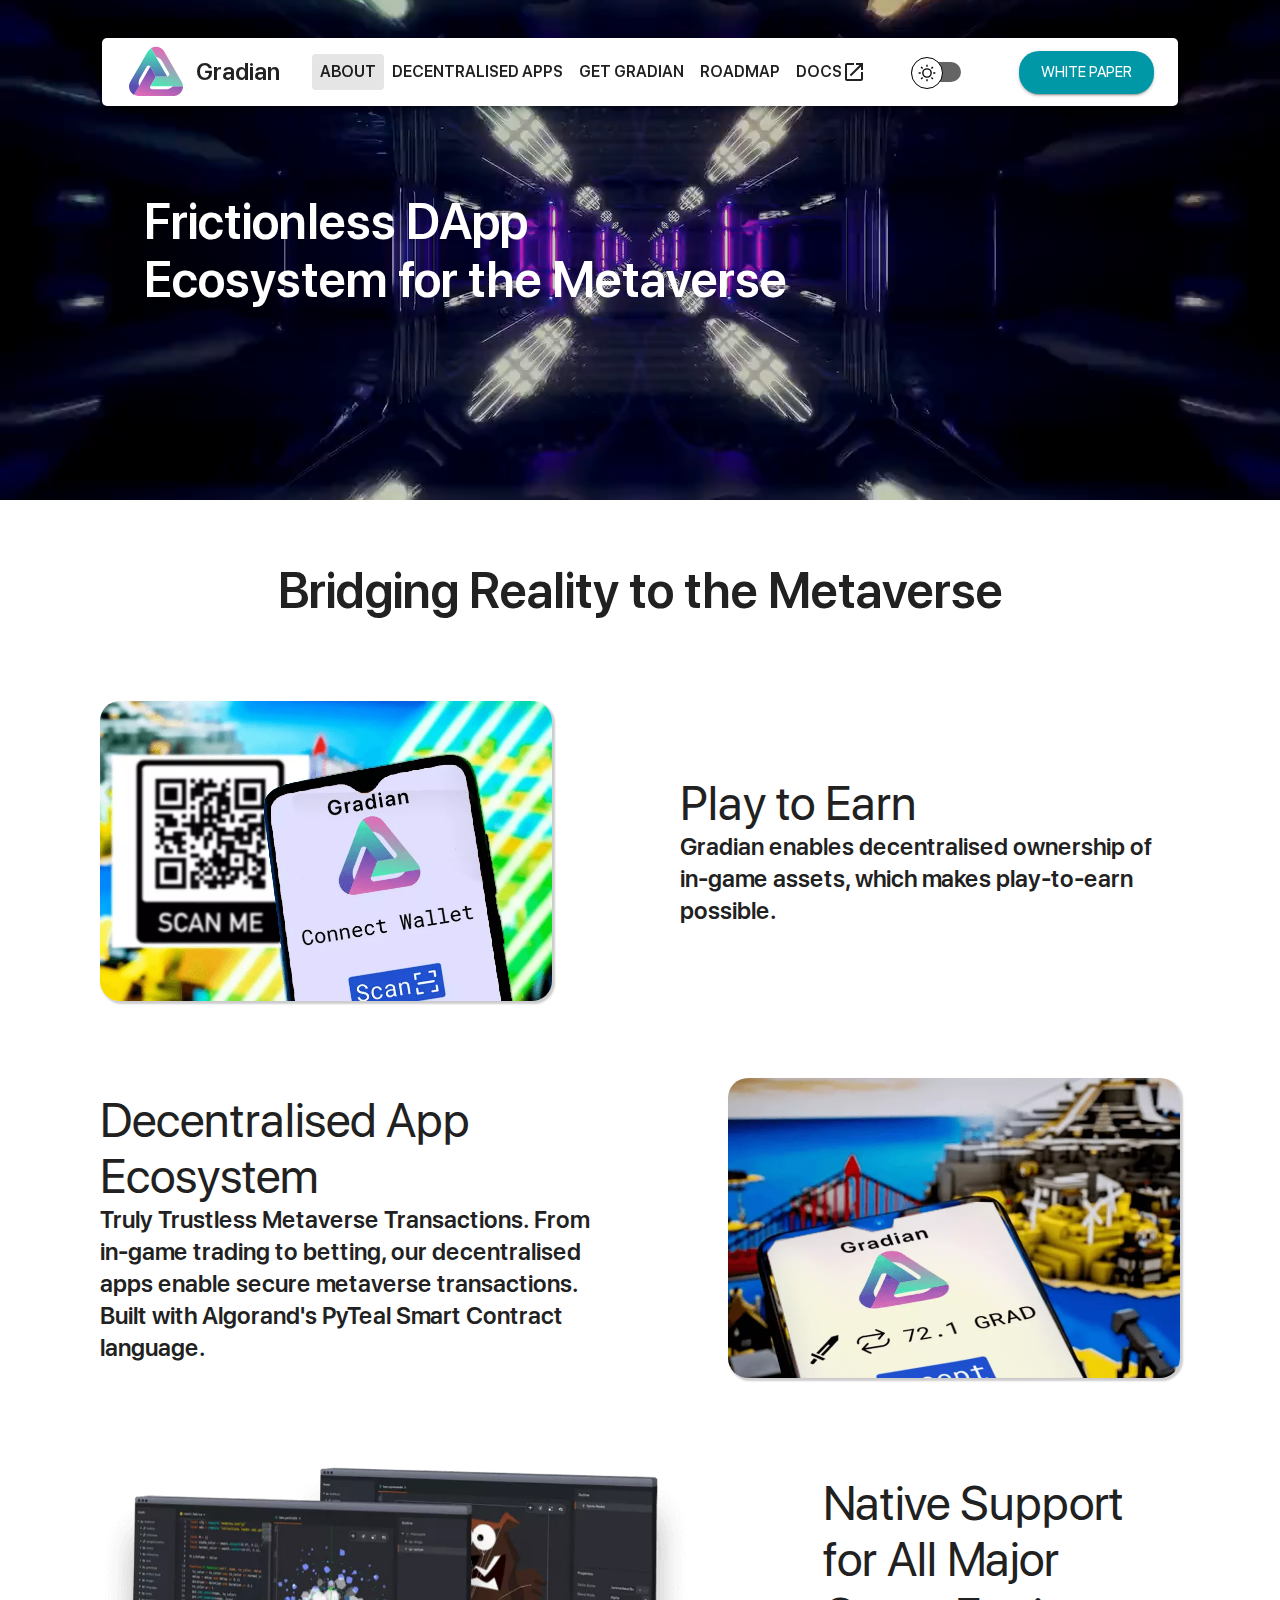
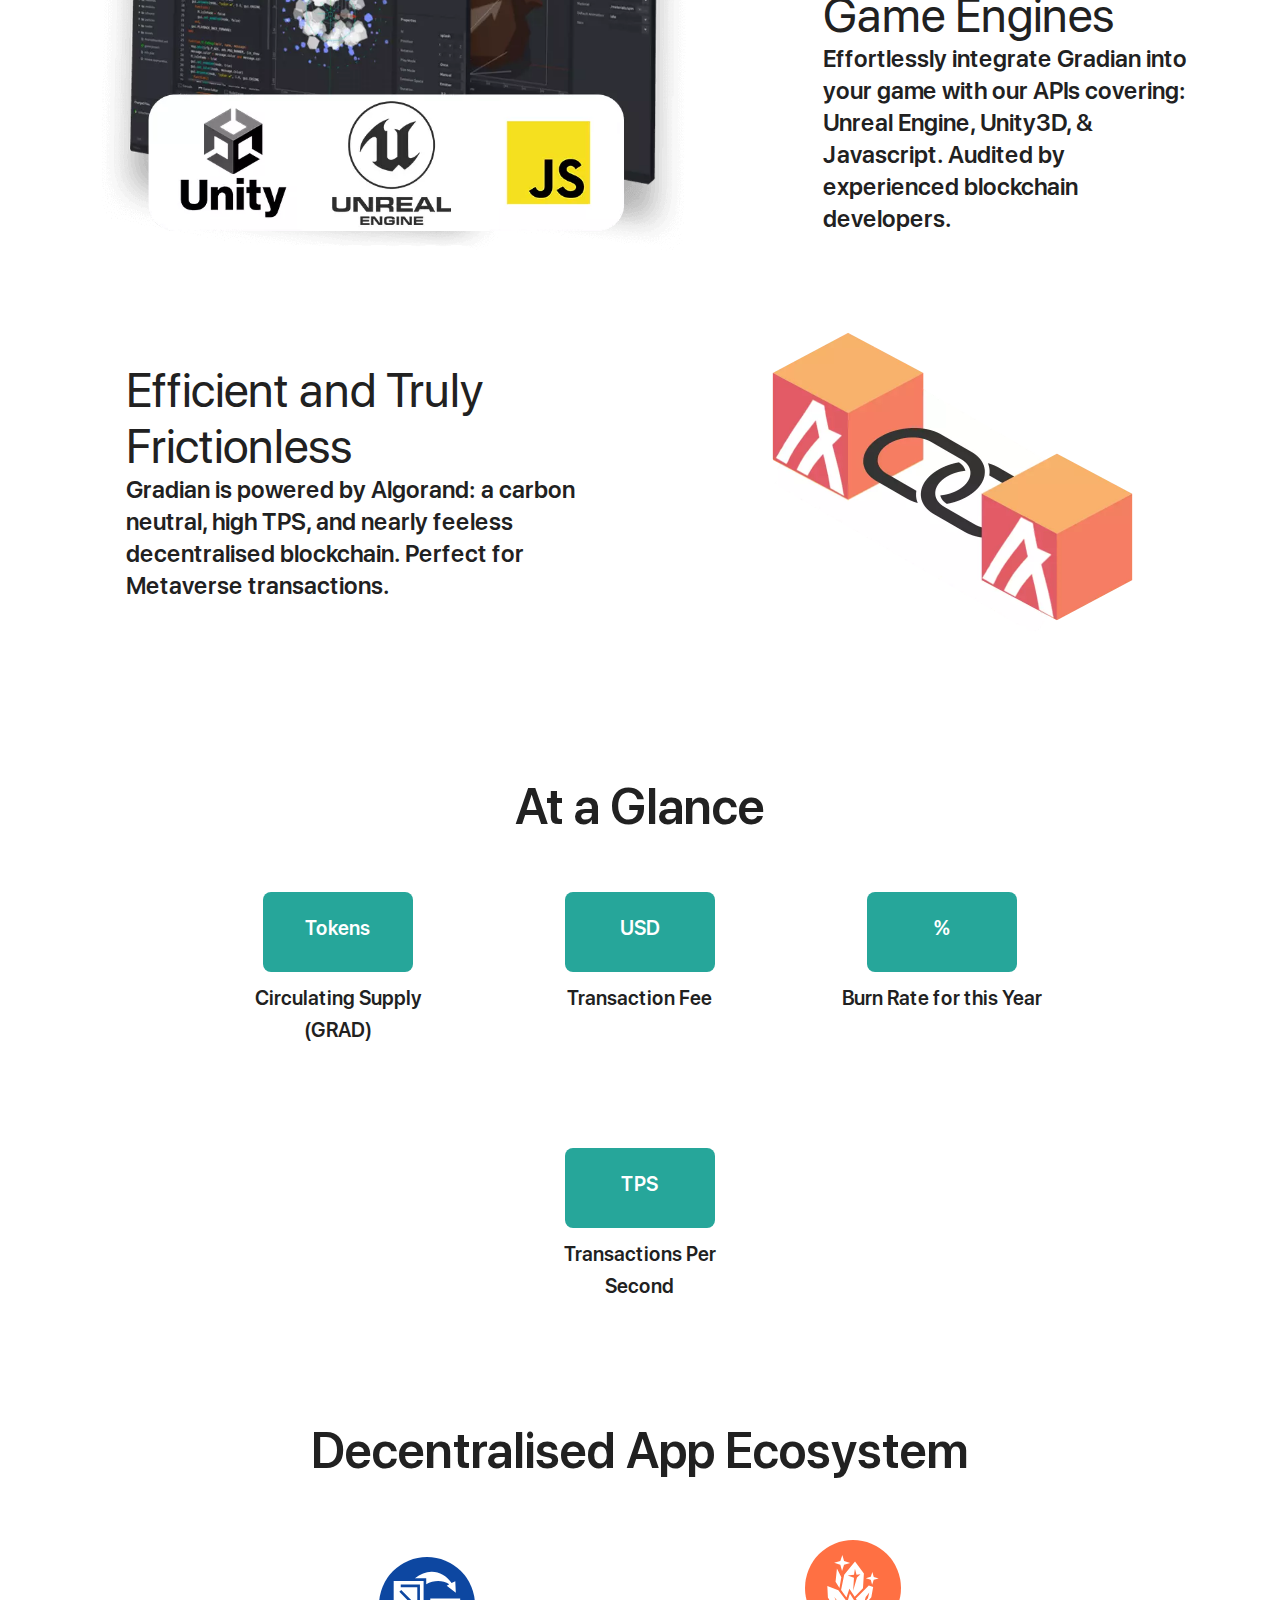
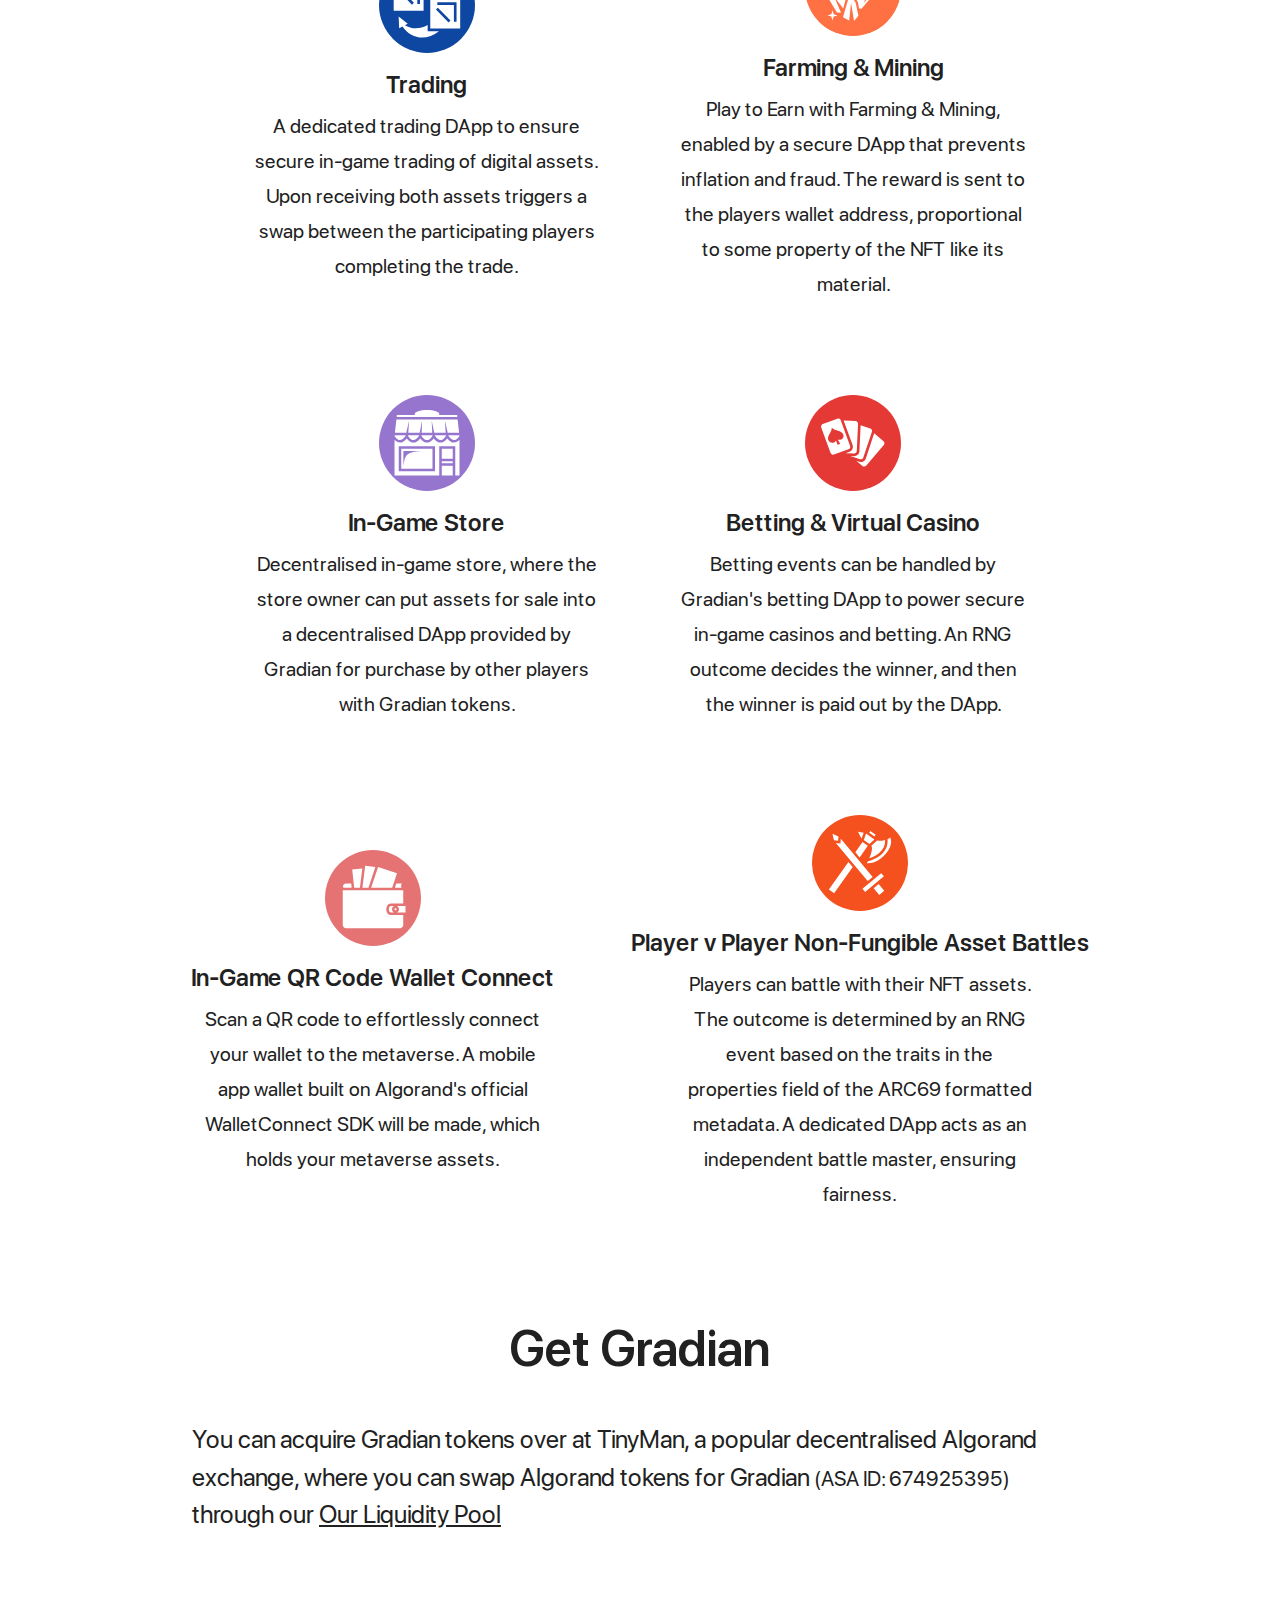
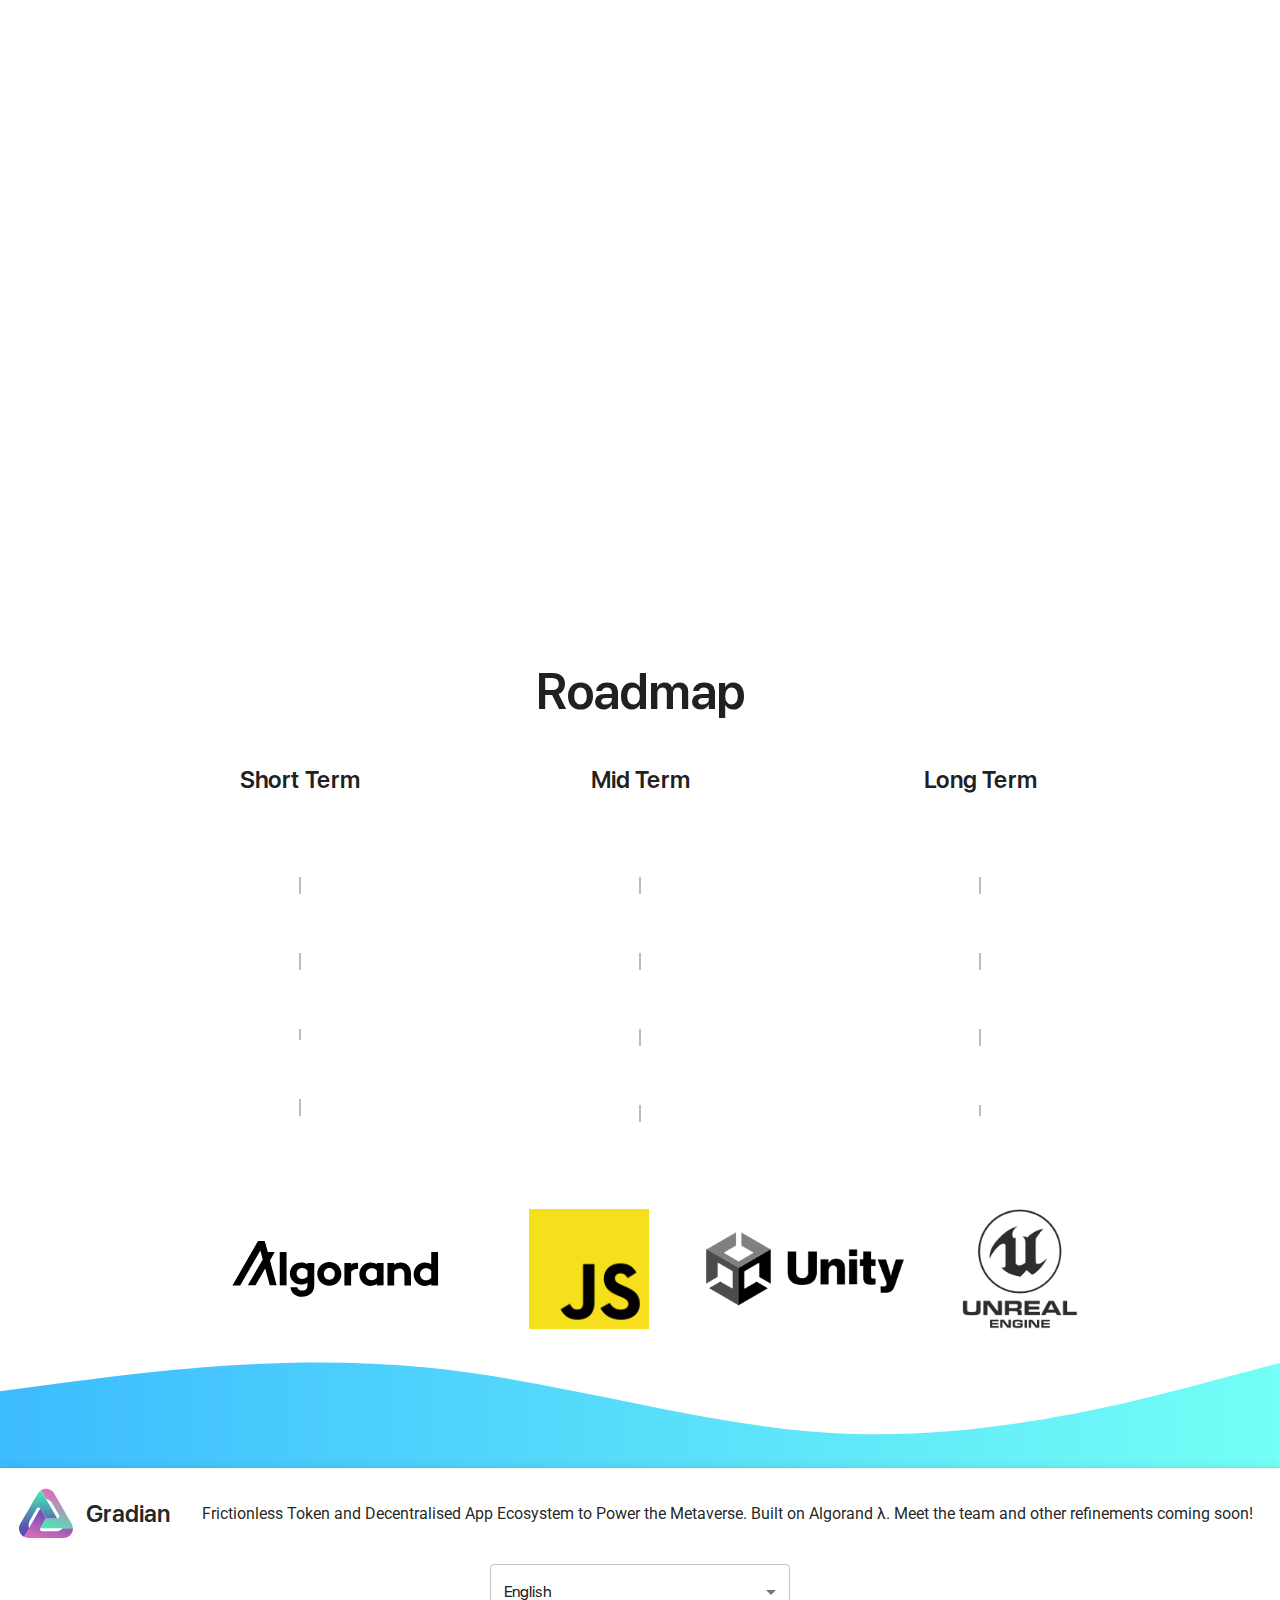
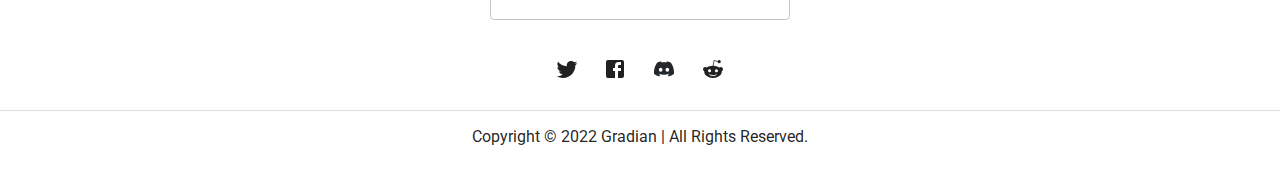
<file: index.html>
<!DOCTYPE html><html lang="en"><head><meta charset="utf-8"><link href="/favicon.ico" rel="icon"><meta content="width=device-width,initial-scale=1" name="viewport"><meta content="#000000" name="theme-color"><meta content="Frictionless Token and Decentralised App Ecosystem to Power the Metaverse" name="description"><link href="/logo192.webp" rel="apple-touch-icon"><link href="https://fonts.googleapis.com/css?family=Roboto:300,400,500,700&display=swap" rel="stylesheet"><link href="/manifest.json" rel="manifest"><title>Gradian | Decentralized App Ecosystem for the Metaverse</title><meta content="Gradian | Decentralized App Ecosystem for the Metaverse" name="title"><meta content="Enabling Trustless Metaverse Transactions. From in-game trading to betting, our decentralised apps enable secure metaverse transactions. Built with Algorand's PyTeal Smart Contract language. Gradian enables decentralised ownership of in-game assets, which makes play-to-earn possible. Effortlessly integrate Gradian into your game with our APIs covering: Unreal Engine, Unity3D, & Javascript. Audited by experienced blockchain developers. Gradian is powered by Algorand: a carbon neutral, high TPS, and nearly feeless decentralised blockchain. Perfect for Metaverse transactions.
    " name="description"><meta content="website" property="og:type"><meta content="https://gradian.network/" property="og:url"><meta content="Gradian | Decentralized App Ecosystem for the Metaverse" property="og:title"><meta content="Enabling Trustless Metaverse Transactions. From in-game trading to betting, our decentralised apps enable secure metaverse transactions. Built with Algorand's PyTeal Smart Contract language. Gradian enables decentralised ownership of in-game assets, which makes play-to-earn possible. Effortlessly integrate Gradian into your game with our APIs covering: Unreal Engine, Unity3D, & Javascript. Audited by experienced blockchain developers. Gradian is powered by Algorand: a carbon neutral, high TPS, and nearly feeless decentralised blockchain. Perfect for Metaverse transactions.
    " property="og:description"><meta content="https://gradian.network/static/media/media2.c973f3a4654b80a7cc95.webp" property="og:image"><meta content="summary_large_image" property="twitter:card"><meta content="https://gradian.network/" property="twitter:url"><meta content="Gradian | Decentralized App Ecosystem for the Metaverse" property="twitter:title"><meta content="Enabling Trustless Metaverse Transactions. From in-game trading to betting, our decentralised apps enable secure metaverse transactions. Built with Algorand's PyTeal Smart Contract language. Gradian enables decentralised ownership of in-game assets, which makes play-to-earn possible. Effortlessly integrate Gradian into your game with our APIs covering: Unreal Engine, Unity3D, & Javascript. Audited by experienced blockchain developers. Gradian is powered by Algorand: a carbon neutral, high TPS, and nearly feeless decentralised blockchain. Perfect for Metaverse transactions.
    " property="twitter:description"><meta content="https://gradian.network/static/media/media2.c973f3a4654b80a7cc95.webp" property="twitter:image"><script defer src="/static/js/main.746046fa.js"></script><link href="/static/css/main.de61406a.css" rel="stylesheet"><style data-emotion="css-global" data-s="">@-webkit-keyframes mui-auto-fill{0%{display:block}}@keyframes mui-auto-fill{0%{display:block}}@-webkit-keyframes mui-auto-fill-cancel{0%{display:block}}@keyframes mui-auto-fill-cancel{0%{display:block}}</style><style data-emotion="css" data-s="">.css-52i82u{display:flex;flex-direction:column;width:100%;box-sizing:border-box;flex-shrink:0;position:static;background-color:#fff;color:rgba(0,0,0,.87)}.css-179p8d7{transition:box-shadow .3s cubic-bezier(.4,0,.2,1) 0s;box-shadow:rgba(0,0,0,.2) 0 2px 4px -1px,rgba(0,0,0,.14) 0 4px 5px 0,rgba(0,0,0,.12) 0 1px 10px 0;display:flex;flex-direction:column;width:100%;box-sizing:border-box;flex-shrink:0;position:static;background-color:#fff;color:rgba(0,0,0,.87)}.css-a3xyjy{z-index:1200}.css-1l7xtdk{width:100%;margin-left:auto;box-sizing:border-box;margin-right:auto;display:block;padding-left:16px;padding-right:16px}@media (min-width:850px){.css-1l7xtdk{padding-left:24px;padding-right:24px}}@media (min-width:1536px){.css-1l7xtdk{max-width:1536px}}.css-1m75gzt{position:relative;display:flex;-webkit-box-align:center;align-items:center;min-height:56px}@media (min-width:0px) and (orientation:landscape){.css-1m75gzt{min-height:48px}}@media (min-width:850px){.css-1m75gzt{min-height:64px}}@media (min-width:0px){.css-6zsf62{display:none}}@media (min-width:1250px){.css-6zsf62{display:flex}}.css-1qacdn6{margin:0 32px 0 0;font-size:1.5rem;line-height:1.334;font-weight:600;font-family:SFProDisplay}.css-12krirk{margin:0;font-family:SFProDisplay;font-weight:600;font-size:1.25rem;line-height:1.6}@media (min-width:0px){.css-12krirk{display:flex}}@media (min-width:1250px){.css-12krirk{display:none}}.css-3llg5i{-webkit-box-flex:1;flex-grow:1;-webkit-box-pack:end;justify-content:flex-end}@media (min-width:0px){.css-3llg5i{display:flex}}@media (min-width:1250px){.css-3llg5i{display:none}}.css-1uljsrr{text-align:center;flex:0 0 auto;border-radius:50%;overflow:visible;color:rgba(0,0,0,.54);transition:background-color 150ms cubic-bezier(.4,0,.2,1) 0s;padding:12px;font-size:1.75rem}.css-1uljsrr:hover{background-color:rgba(0,0,0,.04)}@media (hover:none){.css-1uljsrr:hover{background-color:transparent}}.css-1uljsrr.Mui-disabled{background-color:transparent;color:rgba(0,0,0,.26)}.css-1w8s6so{display:inline-flex;-webkit-box-align:center;align-items:center;-webkit-box-pack:center;justify-content:center;position:relative;box-sizing:border-box;-webkit-tap-highlight-color:transparent;background-color:transparent;outline:0;border:0;margin:0;cursor:pointer;user-select:none;vertical-align:middle;-webkit-appearance:none;text-decoration:none;text-align:center;flex:0 0 auto;border-radius:50%;overflow:visible;color:rgba(0,0,0,.54);transition:background-color 150ms cubic-bezier(.4,0,.2,1) 0s;padding:12px;font-size:1.75rem}.css-1w8s6so.Mui-disabled{pointer-events:none;cursor:default}@media print{.css-1w8s6so{-webkit-print-color-adjust:exact}}.css-1w8s6so:hover{background-color:rgba(0,0,0,.04)}@media (hover:none){.css-1w8s6so:hover{background-color:transparent}}.css-1w8s6so.Mui-disabled{background-color:transparent;color:rgba(0,0,0,.26)}.css-6n4r9j{user-select:none;width:1em;height:1em;display:inline-block;fill:currentcolor;flex-shrink:0;transition:fill .2s cubic-bezier(.4,0,.2,1) 0s;font-size:1.5rem;color:inherit}.css-w9vdh{-webkit-box-flex:1;flex-grow:1}@media (min-width:0px){.css-w9vdh{display:none}}@media (min-width:1250px){.css-w9vdh{display:flex}}.css-8dpa83{font-family:SFProDisplay,Roboto,-apple-system,BlinkMacSystemFont,"Segoe UI",Slick,"Helvetica Neue",Arial,sans-serif,"Apple Color Emoji","Segoe UI Emoji","Segoe UI Symbol";font-weight:500;font-size:.875rem;line-height:1.75;text-transform:uppercase;min-width:64px;padding:6px 8px;border-radius:4px;transition:background-color 250ms cubic-bezier(.4,0,.2,1) 0s,box-shadow 250ms cubic-bezier(.4,0,.2,1) 0s,border-color 250ms cubic-bezier(.4,0,.2,1) 0s,color 250ms cubic-bezier(.4,0,.2,1) 0s;margin-top:16px;margin-bottom:16px;color:inherit;display:flex}.css-8dpa83:hover{text-decoration:none;background-color:rgba(255,255,255,.04)}@media (hover:none){.css-8dpa83:hover{background-color:transparent}}.css-8dpa83.Mui-disabled{color:rgba(0,0,0,.26)}.css-14hchh0{-webkit-box-align:center;align-items:center;-webkit-box-pack:center;justify-content:center;position:relative;box-sizing:border-box;-webkit-tap-highlight-color:transparent;background-color:transparent;outline:0;border:0;margin:16px 0;cursor:pointer;user-select:none;vertical-align:middle;-webkit-appearance:none;text-decoration:none;font-family:SFProDisplay,Roboto,-apple-system,BlinkMacSystemFont,"Segoe UI",Slick,"Helvetica Neue",Arial,sans-serif,"Apple Color Emoji","Segoe UI Emoji","Segoe UI Symbol";font-weight:500;font-size:.875rem;line-height:1.75;text-transform:uppercase;min-width:64px;padding:6px 8px;border-radius:4px;transition:background-color 250ms cubic-bezier(.4,0,.2,1) 0s,box-shadow 250ms cubic-bezier(.4,0,.2,1) 0s,border-color 250ms cubic-bezier(.4,0,.2,1) 0s,color 250ms cubic-bezier(.4,0,.2,1) 0s;color:inherit;display:flex}.css-14hchh0.Mui-disabled{pointer-events:none;cursor:default}@media print{.css-14hchh0{-webkit-print-color-adjust:exact}}.css-14hchh0:hover{text-decoration:none;background-color:rgba(255,255,255,.04)}@media (hover:none){.css-14hchh0:hover{background-color:transparent}}.css-14hchh0.Mui-disabled{color:rgba(0,0,0,.26)}.css-1bu1nfs{margin:0;font-family:SFProDisplay,Roboto,-apple-system,BlinkMacSystemFont,"Segoe UI",Slick,"Helvetica Neue",Arial,sans-serif,"Apple Color Emoji","Segoe UI Emoji","Segoe UI Symbol";font-size:1rem;line-height:1.5;font-weight:600}.css-s236wa{font-family:SFProDisplay,Roboto,-apple-system,BlinkMacSystemFont,"Segoe UI",Slick,"Helvetica Neue",Arial,sans-serif,"Apple Color Emoji","Segoe UI Emoji","Segoe UI Symbol";font-weight:500;font-size:.875rem;line-height:1.75;text-transform:uppercase;min-width:64px;padding:6px 8px;border-radius:4px;transition:background-color 250ms cubic-bezier(.4,0,.2,1) 0s,box-shadow 250ms cubic-bezier(.4,0,.2,1) 0s,border-color 250ms cubic-bezier(.4,0,.2,1) 0s,color 250ms cubic-bezier(.4,0,.2,1) 0s;margin-top:16px;margin-bottom:16px;color:inherit;display:flex;-webkit-box-pack:center;justify-content:center;-webkit-box-align:center;align-items:center}.css-s236wa:hover{text-decoration:none;background-color:rgba(255,255,255,.04)}@media (hover:none){.css-s236wa:hover{background-color:transparent}}.css-s236wa.Mui-disabled{color:rgba(0,0,0,.26)}.css-8x87f5{position:relative;box-sizing:border-box;-webkit-tap-highlight-color:transparent;background-color:transparent;outline:0;border:0;margin:16px 0;cursor:pointer;user-select:none;vertical-align:middle;-webkit-appearance:none;text-decoration:none;font-family:SFProDisplay,Roboto,-apple-system,BlinkMacSystemFont,"Segoe UI",Slick,"Helvetica Neue",Arial,sans-serif,"Apple Color Emoji","Segoe UI Emoji","Segoe UI Symbol";font-weight:500;font-size:.875rem;line-height:1.75;text-transform:uppercase;min-width:64px;padding:6px 8px;border-radius:4px;transition:background-color 250ms cubic-bezier(.4,0,.2,1) 0s,box-shadow 250ms cubic-bezier(.4,0,.2,1) 0s,border-color 250ms cubic-bezier(.4,0,.2,1) 0s,color 250ms cubic-bezier(.4,0,.2,1) 0s;color:inherit;display:flex;-webkit-box-pack:center;justify-content:center;-webkit-box-align:center;align-items:center}.css-8x87f5.Mui-disabled{pointer-events:none;cursor:default}@media print{.css-8x87f5{-webkit-print-color-adjust:exact}}.css-8x87f5:hover{text-decoration:none;background-color:rgba(255,255,255,.04)}@media (hover:none){.css-8x87f5:hover{background-color:transparent}}.css-8x87f5.Mui-disabled{color:rgba(0,0,0,.26)}.css-vubbuv{user-select:none;width:1em;height:1em;display:inline-block;fill:currentcolor;flex-shrink:0;transition:fill .2s cubic-bezier(.4,0,.2,1) 0s;font-size:1.5rem}.css-17p02sa{display:inline-block;position:relative;width:50px;height:20px;padding:8px}.css-62wrtd{background-color:#646464;border-radius:10px;width:100%;height:100%;display:block}.css-1k76dl7{position:absolute;display:block;background-color:#fff;width:30px;height:30px;border:1px solid #000;border-radius:50%;top:3px;transition:transform 150ms cubic-bezier(.4,0,.2,1) 0s}.css-1k76dl7::before{display:block;content:"";width:100%;height:100%;background:url("data:image/svg+xml;utf8,<svg xmlns=\"http://www.w3.org/2000/svg\" height=\"20\" width=\"20\" viewBox=\"0 0 20 20\"><path fill=\"black\" d=\"M9.305 1.667V3.75h1.389V1.667h-1.39zm-4.707 1.95l-.982.982L5.09 6.072l.982-.982-1.473-1.473zm10.802 0L13.927 5.09l.982.982 1.473-1.473-.982-.982zM10 5.139a4.872 4.872 0 00-4.862 4.86A4.872 4.872 0 0010 14.862 4.872 4.872 0 0014.86 10 4.872 4.872 0 0010 5.139zm0 1.389A3.462 3.462 0 0113.471 10a3.462 3.462 0 01-3.473 3.472A3.462 3.462 0 016.527 10 3.462 3.462 0 0110 6.528zM1.665 9.305v1.39h2.083v-1.39H1.666zm14.583 0v1.39h2.084v-1.39h-2.084zM5.09 13.928L3.616 15.4l.982.982 1.473-1.473-.982-.982zm9.82 0l-.982.982 1.473 1.473.982-.982-1.473-1.473zM9.305 16.25v2.083h1.389V16.25h-1.39z\"/></svg>") center center no-repeat}.css-1k76dl7.focusVisible{background-color:#79b}.css-1k76dl7.checked{transform:translateX(24px)}.css-1k76dl7.checked::before{background-image:url("data:image/svg+xml;utf8,<svg xmlns=\"http://www.w3.org/2000/svg\" height=\"20\" width=\"20\" viewBox=\"0 0 20 20\"><path fill=\"black\" d=\"M4.2 2.5l-.7 1.8-1.8.7 1.8.7.7 1.8.6-1.8L6.7 5l-1.9-.7-.6-1.8zm15 8.3a6.7 6.7 0 11-6.6-6.6 5.8 5.8 0 006.6 6.6z\"/></svg>")}.css-u9fjb1{position:absolute;width:100%;height:100%;top:0;left:0;opacity:0;z-index:1;margin:0;cursor:pointer}.css-144h21k{font-family:SFProDisplay,Roboto,-apple-system,BlinkMacSystemFont,"Segoe UI",Slick,"Helvetica Neue",Arial,sans-serif,"Apple Color Emoji","Segoe UI Emoji","Segoe UI Symbol";font-weight:500;font-size:.9375rem;line-height:1.75;text-transform:uppercase;min-width:64px;padding:8px 22px;border-radius:4px;transition:background-color 250ms cubic-bezier(.4,0,.2,1) 0s,box-shadow 250ms cubic-bezier(.4,0,.2,1) 0s,border-color 250ms cubic-bezier(.4,0,.2,1) 0s,color 250ms cubic-bezier(.4,0,.2,1) 0s;color:#fff;background-color:#0097a7;box-shadow:rgba(0,0,0,.2) 0 3px 1px -2px,rgba(0,0,0,.14) 0 2px 2px 0,rgba(0,0,0,.12) 0 1px 5px 0}.css-144h21k:hover{text-decoration:none;background-color:#006974;box-shadow:rgba(0,0,0,.2) 0 2px 4px -1px,rgba(0,0,0,.14) 0 4px 5px 0,rgba(0,0,0,.12) 0 1px 10px 0}@media (hover:none){.css-144h21k:hover{background-color:#0097a7}}.css-144h21k:active{box-shadow:rgba(0,0,0,.2) 0 5px 5px -3px,rgba(0,0,0,.14) 0 8px 10px 1px,rgba(0,0,0,.12) 0 3px 14px 2px}.css-144h21k.Mui-focusVisible{box-shadow:rgba(0,0,0,.2) 0 3px 5px -1px,rgba(0,0,0,.14) 0 6px 10px 0,rgba(0,0,0,.12) 0 1px 18px 0}.css-144h21k.Mui-disabled{color:rgba(0,0,0,.26);box-shadow:none;background-color:rgba(0,0,0,.12)}.css-tzhyw7{display:inline-flex;-webkit-box-align:center;align-items:center;-webkit-box-pack:center;justify-content:center;position:relative;box-sizing:border-box;-webkit-tap-highlight-color:transparent;outline:0;border:0;margin:0;cursor:pointer;user-select:none;vertical-align:middle;-webkit-appearance:none;text-decoration:none;font-family:SFProDisplay,Roboto,-apple-system,BlinkMacSystemFont,"Segoe UI",Slick,"Helvetica Neue",Arial,sans-serif,"Apple Color Emoji","Segoe UI Emoji","Segoe UI Symbol";font-weight:500;font-size:.9375rem;line-height:1.75;text-transform:uppercase;min-width:64px;padding:8px 22px;border-radius:4px;transition:background-color 250ms cubic-bezier(.4,0,.2,1) 0s,box-shadow 250ms cubic-bezier(.4,0,.2,1) 0s,border-color 250ms cubic-bezier(.4,0,.2,1) 0s,color 250ms cubic-bezier(.4,0,.2,1) 0s;color:#fff;background-color:#0097a7;box-shadow:rgba(0,0,0,.2) 0 3px 1px -2px,rgba(0,0,0,.14) 0 2px 2px 0,rgba(0,0,0,.12) 0 1px 5px 0}.css-tzhyw7.Mui-disabled{pointer-events:none;cursor:default}@media print{.css-tzhyw7{-webkit-print-color-adjust:exact}}.css-tzhyw7:hover{text-decoration:none;background-color:#006974;box-shadow:rgba(0,0,0,.2) 0 2px 4px -1px,rgba(0,0,0,.14) 0 4px 5px 0,rgba(0,0,0,.12) 0 1px 10px 0}@media (hover:none){.css-tzhyw7:hover{background-color:#0097a7}}.css-tzhyw7:active{box-shadow:rgba(0,0,0,.2) 0 5px 5px -3px,rgba(0,0,0,.14) 0 8px 10px 1px,rgba(0,0,0,.12) 0 3px 14px 2px}.css-tzhyw7.Mui-focusVisible{box-shadow:rgba(0,0,0,.2) 0 3px 5px -1px,rgba(0,0,0,.14) 0 6px 10px 0,rgba(0,0,0,.12) 0 1px 18px 0}.css-tzhyw7.Mui-disabled{color:rgba(0,0,0,.26);box-shadow:none;background-color:rgba(0,0,0,.12)}@media (min-width:0px){.css-1u98bxe{-webkit-box-pack:center;justify-content:center}}@media (min-width:1000px){.css-1u98bxe{-webkit-box-pack:start;justify-content:flex-start}}.css-11o4su6{margin:0;font-family:SFProDisplay;font-weight:1000;font-size:6rem;line-height:1.167;padding:16px}@media (min-width:0px){.css-11o4su6{font-size:40px;margin-left:0;text-align:center}}@media (min-width:1000px){.css-11o4su6{font-size:50px;margin-left:10%;text-align:left}}.css-104mbmj{background-color:#fff;color:#212121}@media (min-width:0px){.css-104mbmj{text-align:center}}@media (min-width:1000px){.css-104mbmj{text-align:left}}.css-zvw0mr{margin:0 0 .35em;font-family:SFProDisplay;font-weight:600;font-size:3.75rem;line-height:1.2}@media (min-width:0px){.css-zvw0mr{font-size:40px}}@media (min-width:1000px){.css-zvw0mr{font-size:50px}}@media (min-width:0px){.css-1g1vt0e{grid-template-columns:auto}}@media (min-width:1000px){.css-1g1vt0e{grid-template-columns:auto auto}}.css-1l4w6pd{display:flex;-webkit-box-pack:center;justify-content:center}.css-apw290{margin:0;font-family:SFProDisplay;font-weight:500;font-size:3rem;line-height:1.167}.css-81znax{margin:0;font-family:SFProDisplay;font-weight:600;font-size:1.5rem;line-height:1.334}.css-1anpa0n{-webkit-box-pack:center;justify-content:center}@media (min-width:0px){.css-1anpa0n{display:flex}}@media (min-width:1000px){.css-1anpa0n{display:none}}@media (min-width:0px){.css-1xhenj2{display:none}}@media (min-width:1000px){.css-1xhenj2{display:flex}}.css-ivlfv0{position:relative;display:flex;-webkit-box-align:center;align-items:center;-webkit-box-pack:center;justify-content:center;flex-shrink:0;font-family:SFProDisplay,Roboto,-apple-system,BlinkMacSystemFont,"Segoe UI",Slick,"Helvetica Neue",Arial,sans-serif,"Apple Color Emoji","Segoe UI Emoji","Segoe UI Symbol";font-size:1.25rem;line-height:1;overflow:hidden;user-select:none;color:#fff;background-color:#26a69a;flex-direction:column;width:150px;height:80px;border-radius:8px}.css-1k2nq7r{margin:0;font-family:SFProDisplay,Roboto,-apple-system,BlinkMacSystemFont,"Segoe UI",Slick,"Helvetica Neue",Arial,sans-serif,"Apple Color Emoji","Segoe UI Emoji","Segoe UI Symbol";font-weight:400;font-size:2.125rem;line-height:1.235}.css-a8w52f{font-family:SFProDisplay;font-weight:600;font-size:1.25rem;line-height:1.6;padding:0;margin:-8px 0 0}.css-5c689q{margin:0;font-family:SFProDisplay;font-weight:600;font-size:1.25rem;line-height:1.6}.css-1mcmq4a{position:relative;display:flex;-webkit-box-align:center;align-items:center;-webkit-box-pack:center;justify-content:center;flex-shrink:0;font-family:SFProDisplay,Roboto,-apple-system,BlinkMacSystemFont,"Segoe UI",Slick,"Helvetica Neue",Arial,sans-serif,"Apple Color Emoji","Segoe UI Emoji","Segoe UI Symbol";font-size:1.25rem;line-height:1;border-radius:50%;overflow:hidden;user-select:none;color:#fff;width:80px;height:80px;background-color:#0d47a1;margin:16px;padding:8px}.css-10m73gr{margin:0 0 .35em;font-family:SFProDisplay;font-weight:600;font-size:1.5rem;line-height:1.334}.css-rme39q{margin:0;font-family:SFProDisplay,Roboto,-apple-system,BlinkMacSystemFont,"Segoe UI",Slick,"Helvetica Neue",Arial,sans-serif,"Apple Color Emoji","Segoe UI Emoji","Segoe UI Symbol";font-weight:400;font-size:1rem;line-height:1.75}@media (min-width:0px){.css-rme39q{font-size:22px;width:100%}}@media (min-width:1000px){.css-rme39q{font-size:20px;width:350px}}.css-1wa1tzl{position:relative;display:flex;-webkit-box-align:center;align-items:center;-webkit-box-pack:center;justify-content:center;flex-shrink:0;font-family:SFProDisplay,Roboto,-apple-system,BlinkMacSystemFont,"Segoe UI",Slick,"Helvetica Neue",Arial,sans-serif,"Apple Color Emoji","Segoe UI Emoji","Segoe UI Symbol";font-size:1.25rem;line-height:1;border-radius:50%;overflow:hidden;user-select:none;color:#fff;width:80px;height:80px;background-color:#ff7043;margin:16px;padding:8px}.css-1h44hnu{position:relative;display:flex;-webkit-box-align:center;align-items:center;-webkit-box-pack:center;justify-content:center;flex-shrink:0;font-family:SFProDisplay,Roboto,-apple-system,BlinkMacSystemFont,"Segoe UI",Slick,"Helvetica Neue",Arial,sans-serif,"Apple Color Emoji","Segoe UI Emoji","Segoe UI Symbol";font-size:1.25rem;line-height:1;border-radius:50%;overflow:hidden;user-select:none;color:#fff;width:80px;height:80px;background-color:#9575cd;margin:16px;padding:8px}.css-nu45ix{position:relative;display:flex;-webkit-box-align:center;align-items:center;-webkit-box-pack:center;justify-content:center;flex-shrink:0;font-family:SFProDisplay,Roboto,-apple-system,BlinkMacSystemFont,"Segoe UI",Slick,"Helvetica Neue",Arial,sans-serif,"Apple Color Emoji","Segoe UI Emoji","Segoe UI Symbol";font-size:1.25rem;line-height:1;border-radius:50%;overflow:hidden;user-select:none;color:#fff;width:80px;height:80px;background-color:#e53935;margin:16px;padding:8px}.css-1txc2mb{position:relative;display:flex;-webkit-box-align:center;align-items:center;-webkit-box-pack:center;justify-content:center;flex-shrink:0;font-family:SFProDisplay,Roboto,-apple-system,BlinkMacSystemFont,"Segoe UI",Slick,"Helvetica Neue",Arial,sans-serif,"Apple Color Emoji","Segoe UI Emoji","Segoe UI Symbol";font-size:1.25rem;line-height:1;border-radius:50%;overflow:hidden;user-select:none;color:#fff;width:80px;height:80px;background-color:#e57373;margin:16px;padding:8px}.css-oqnl9c{position:relative;display:flex;-webkit-box-align:center;align-items:center;-webkit-box-pack:center;justify-content:center;flex-shrink:0;font-family:SFProDisplay,Roboto,-apple-system,BlinkMacSystemFont,"Segoe UI",Slick,"Helvetica Neue",Arial,sans-serif,"Apple Color Emoji","Segoe UI Emoji","Segoe UI Symbol";font-size:1.25rem;line-height:1;border-radius:50%;overflow:hidden;user-select:none;color:#fff;width:80px;height:80px;background-color:#f4511e;margin:16px;padding:8px}.css-9c9ogn{margin:0;font-family:SFProDisplay,Roboto,-apple-system,BlinkMacSystemFont,"Segoe UI",Slick,"Helvetica Neue",Arial,sans-serif,"Apple Color Emoji","Segoe UI Emoji","Segoe UI Symbol";font-weight:400;font-size:1rem;line-height:1.5}.css-1cik1k3{text-decoration:underline;color:inherit}.css-1cik1k3:hover{text-decoration-color:inherit}.css-1c0wj8h{margin:0;text-decoration:underline;color:inherit}.css-1c0wj8h:hover{text-decoration-color:inherit}.css-1oa1nt{display:flex;flex-direction:column;padding:6px 16px;-webkit-box-flex:1;flex-grow:1}.css-tobvrq{list-style:none;display:flex;position:relative;min-height:70px}.css-tobvrq:nth-of-type(2n){flex-direction:row-reverse}.css-tobvrq:nth-of-type(2n) .MuiTimelineContent-root{text-align:right}.css-tobvrq:nth-of-type(2n) .MuiTimelineOppositeContent-root{text-align:left}.css-tobvrq::before{content:"";flex:1 1 0%;padding:6px 16px}.css-11tgw8h{display:flex;flex-direction:column;flex:0 1 0%;-webkit-box-align:center;align-items:center}.css-7jh1zc{display:flex;align-self:baseline;border-style:solid;border-width:2px;padding:4px;border-radius:50%;box-shadow:rgba(0,0,0,.2) 0 2px 1px -1px,rgba(0,0,0,.14) 0 1px 1px 0,rgba(0,0,0,.12) 0 1px 3px 0;margin:11.5px 0;border-color:transparent;color:#fff;background-color:#2e7d32}.css-idv8vo{width:2px;background-color:#bdbdbd;-webkit-box-flex:1;flex-grow:1}.css-cjv0ik{flex:1 1 0%;padding:6px 16px;text-align:left}.css-8rvttx{margin:0;font-family:SFProDisplay,Roboto,-apple-system,BlinkMacSystemFont,"Segoe UI",Slick,"Helvetica Neue",Arial,sans-serif,"Apple Color Emoji","Segoe UI Emoji","Segoe UI Symbol";font-weight:400;font-size:1rem;line-height:1.5;flex:1 1 0%;padding:6px 16px;text-align:left}.css-13o8eha{display:flex;align-self:baseline;border-style:solid;border-width:2px;padding:4px;border-radius:50%;box-shadow:rgba(0,0,0,.2) 0 2px 1px -1px,rgba(0,0,0,.14) 0 1px 1px 0,rgba(0,0,0,.12) 0 1px 3px 0;margin:11.5px 0}.css-ay5609{user-select:none;width:1em;height:1em;display:inline-block;fill:currentcolor;flex-shrink:0;transition:fill .2s cubic-bezier(.4,0,.2,1) 0s;font-size:1.5rem;opacity:0}.css-1ontqvh{list-style:none;margin:0;padding:8px 0;position:relative}.css-10wg8gr{display:flex;-webkit-box-pack:start;justify-content:flex-start;-webkit-box-align:center;align-items:center;position:relative;text-decoration:none;width:100%;box-sizing:border-box;text-align:left;padding:8px 16px}.css-10wg8gr.Mui-focusVisible{background-color:rgba(0,0,0,.12)}.css-10wg8gr.Mui-selected{background-color:rgba(255,255,255,.08)}.css-10wg8gr.Mui-selected.Mui-focusVisible{background-color:rgba(255,255,255,.2)}.css-10wg8gr.Mui-disabled{opacity:.38}.css-1x59xb3{box-sizing:border-box;display:flex;flex-flow:row wrap;width:100%;-webkit-box-pack:center;justify-content:center;-webkit-box-align:center;align-items:center;gap:20px 20px}.css-nquo3i{box-sizing:border-box;margin:0;flex-direction:row;display:flex;-webkit-box-flex:2;flex-grow:2}.css-1n2mv2k{display:flex;-webkit-box-pack:center;justify-content:center;-webkit-box-align:center;align-items:center}.css-f84j16{margin:0;display:flex;-webkit-box-pack:center;justify-content:center}.css-197sc6h{box-sizing:border-box;margin:0;flex-direction:row;flex-basis:0px;-webkit-box-flex:1;flex-grow:1;max-width:100%}@media (min-width:850px){.css-197sc6h{flex-basis:0px;-webkit-box-flex:1;flex-grow:1;max-width:100%}}@media (min-width:1000px){.css-197sc6h{flex-basis:0px;-webkit-box-flex:1;flex-grow:1;max-width:100%}}@media (min-width:1250px){.css-197sc6h{flex-basis:0px;-webkit-box-flex:1;flex-grow:1;max-width:100%}}@media (min-width:1536px){.css-197sc6h{flex-basis:0px;-webkit-box-flex:1;flex-grow:1;max-width:100%}}.css-1v5z18m{width:300px}.css-1dujlqw{font-family:SFProDisplay,Roboto,-apple-system,BlinkMacSystemFont,"Segoe UI",Slick,"Helvetica Neue",Arial,sans-serif,"Apple Color Emoji","Segoe UI Emoji","Segoe UI Symbol";font-weight:400;font-size:1rem;line-height:1.4375em;color:#212121;box-sizing:border-box;cursor:text;display:inline-flex;-webkit-box-align:center;align-items:center;position:relative;border-radius:4px;width:300px}.css-1dujlqw.Mui-disabled{color:rgba(12,12,12,.38);cursor:default}.css-1dujlqw:hover .MuiOutlinedInput-notchedOutline{border-color:#212121}@media (hover:none){.css-1dujlqw:hover .MuiOutlinedInput-notchedOutline{border-color:rgba(0,0,0,.23)}}.css-1dujlqw.Mui-focused .MuiOutlinedInput-notchedOutline{border-color:#fff;border-width:2px}.css-1dujlqw.Mui-error .MuiOutlinedInput-notchedOutline{border-color:#d32f2f}.css-1dujlqw.Mui-disabled .MuiOutlinedInput-notchedOutline{border-color:rgba(0,0,0,.26)}.css-a9wk91{font:inherit;letter-spacing:inherit;color:currentcolor;border:0;box-sizing:content-box;background:0 0;height:1.4375em;margin:0;-webkit-tap-highlight-color:transparent;display:block;min-width:0;width:100%;animation-name:mui-auto-fill-cancel;animation-duration:10ms;padding:16.5px 14px}.css-a9wk91::-webkit-input-placeholder{color:currentcolor;opacity:.42;transition:opacity .2s cubic-bezier(.4,0,.2,1) 0s}.css-a9wk91:focus{outline:0}.css-a9wk91:invalid{box-shadow:none}.css-a9wk91::-webkit-search-decoration{-webkit-appearance:none}label[data-shrink=false]+.MuiInputBase-formControl .css-a9wk91::-webkit-input-placeholder{opacity:0!important}label[data-shrink=false]+.MuiInputBase-formControl .css-a9wk91:focus::-webkit-input-placeholder{opacity:.42}.css-a9wk91.Mui-disabled{opacity:1;-webkit-text-fill-color:rgba(12,12,12,.38)}.css-a9wk91:-webkit-autofill{animation-duration:5000s;animation-name:mui-auto-fill}.css-a9wk91:-webkit-autofill{border-radius:inherit}.css-1r42075{-webkit-appearance:none;user-select:none;border-radius:4px;cursor:pointer;font:inherit;letter-spacing:inherit;color:currentcolor;border:0;box-sizing:content-box;background:0 0;height:1.4375em;margin:0;-webkit-tap-highlight-color:transparent;display:block;min-width:0;width:100%;animation-name:mui-auto-fill-cancel;animation-duration:10ms;padding:16.5px 14px}.css-1r42075:focus{border-radius:4px}.css-1r42075.Mui-disabled{cursor:default}.css-1r42075[multiple]{height:auto}.css-1r42075:not([multiple]) optgroup,.css-1r42075:not([multiple]) option{background-color:#fff}.css-1r42075.css-1r42075.css-1r42075{padding-right:32px}.css-1r42075.MuiSelect-select{height:auto;min-height:1.4375em;text-overflow:ellipsis;white-space:nowrap;overflow:hidden}.css-1r42075::-webkit-input-placeholder{color:currentcolor;opacity:.42;transition:opacity .2s cubic-bezier(.4,0,.2,1) 0s}.css-1r42075:focus{outline:0}.css-1r42075:invalid{box-shadow:none}.css-1r42075::-webkit-search-decoration{-webkit-appearance:none}label[data-shrink=false]+.MuiInputBase-formControl .css-1r42075::-webkit-input-placeholder{opacity:0!important}label[data-shrink=false]+.MuiInputBase-formControl .css-1r42075:focus::-webkit-input-placeholder{opacity:.42}.css-1r42075.Mui-disabled{opacity:1;-webkit-text-fill-color:rgba(12,12,12,.38)}.css-1r42075:-webkit-autofill{animation-duration:5000s;animation-name:mui-auto-fill}.css-1r42075:-webkit-autofill{border-radius:inherit}.css-1k3x8v3{bottom:0;left:0;position:absolute;opacity:0;pointer-events:none;width:100%;box-sizing:border-box}.css-bi4s6q{position:absolute;right:7px;top:calc(50% - .5em);pointer-events:none;color:rgba(0,0,0,.54)}.css-bi4s6q.Mui-disabled{color:rgba(0,0,0,.26)}.css-1636szt{user-select:none;width:1em;height:1em;display:inline-block;fill:currentcolor;flex-shrink:0;transition:fill .2s cubic-bezier(.4,0,.2,1) 0s;font-size:1.5rem;position:absolute;right:7px;top:calc(50% - .5em);pointer-events:none;color:rgba(0,0,0,.54)}.css-1636szt.Mui-disabled{color:rgba(0,0,0,.26)}.css-19w1uun{border-color:rgba(0,0,0,.23)}.css-igs3ac{text-align:left;position:absolute;bottom:0;right:0;top:-5px;left:0;margin:0;padding:0 8px;pointer-events:none;border-radius:inherit;border-style:solid;border-width:1px;overflow:hidden;min-width:0;border-color:rgba(0,0,0,.23)}.css-1ftyaf0{float:unset;overflow:hidden;display:block;width:auto;padding:0;height:11px;font-size:.75em;visibility:hidden;max-width:.01px;transition:max-width 50ms cubic-bezier(0,0,.2,1) 0s;white-space:nowrap}.css-1ftyaf0>span{padding-left:5px;padding-right:5px;display:inline-block;opacity:0;visibility:visible}.css-11wszyz{display:flex;padding:16px}.css-1h54izu{text-align:center;flex:0 0 auto;border-radius:50%;overflow:visible;transition:background-color 150ms cubic-bezier(.4,0,.2,1) 0s;color:inherit;padding:12px;font-size:1.75rem}.css-1h54izu:hover{background-color:rgba(0,0,0,.04)}@media (hover:none){.css-1h54izu:hover{background-color:transparent}}.css-1h54izu.Mui-disabled{background-color:transparent;color:rgba(0,0,0,.26)}.css-1l1167e{display:inline-flex;-webkit-box-align:center;align-items:center;-webkit-box-pack:center;justify-content:center;position:relative;box-sizing:border-box;-webkit-tap-highlight-color:transparent;background-color:transparent;outline:0;border:0;margin:0;cursor:pointer;user-select:none;vertical-align:middle;-webkit-appearance:none;text-decoration:none;text-align:center;flex:0 0 auto;border-radius:50%;overflow:visible;transition:background-color 150ms cubic-bezier(.4,0,.2,1) 0s;color:inherit;padding:12px;font-size:1.75rem}.css-1l1167e.Mui-disabled{pointer-events:none;cursor:default}@media print{.css-1l1167e{-webkit-print-color-adjust:exact}}.css-1l1167e:hover{background-color:rgba(0,0,0,.04)}@media (hover:none){.css-1l1167e:hover{background-color:transparent}}.css-1l1167e.Mui-disabled{background-color:transparent;color:rgba(0,0,0,.26)}.css-39bbo6{margin:0;flex-shrink:0;border-width:0 0 thin;border-style:solid;border-color:rgba(0,0,0,.12)}.css-e1o6mw{margin:0;display:flex;-webkit-box-pack:center;justify-content:center;padding:16px}.css-w0pj6f{overflow:hidden;pointer-events:none;position:absolute;z-index:0;top:0;right:0;bottom:0;left:0;border-radius:inherit}.css-g9kz8t{font-family:SFProDisplay,Roboto,-apple-system,BlinkMacSystemFont,"Segoe UI",Slick,"Helvetica Neue",Arial,sans-serif,"Apple Color Emoji","Segoe UI Emoji","Segoe UI Symbol";font-weight:500;font-size:.875rem;line-height:1.75;text-transform:uppercase;min-width:64px;padding:6px 8px;border-radius:4px;transition:background-color 250ms cubic-bezier(.4,0,.2,1) 0s,box-shadow 250ms cubic-bezier(.4,0,.2,1) 0s,border-color 250ms cubic-bezier(.4,0,.2,1) 0s,color 250ms cubic-bezier(.4,0,.2,1) 0s;margin-top:16px;margin-bottom:16px;color:inherit;display:flex;background:rgba(0,0,0,.1)}.css-g9kz8t:hover{text-decoration:none;background-color:rgba(255,255,255,.04)}@media (hover:none){.css-g9kz8t:hover{background-color:transparent}}.css-g9kz8t.Mui-disabled{color:rgba(0,0,0,.26)}.css-u7682m{-webkit-box-align:center;align-items:center;-webkit-box-pack:center;justify-content:center;position:relative;box-sizing:border-box;-webkit-tap-highlight-color:transparent;outline:0;border:0;margin:16px 0;cursor:pointer;user-select:none;vertical-align:middle;-webkit-appearance:none;text-decoration:none;font-family:SFProDisplay,Roboto,-apple-system,BlinkMacSystemFont,"Segoe UI",Slick,"Helvetica Neue",Arial,sans-serif,"Apple Color Emoji","Segoe UI Emoji","Segoe UI Symbol";font-weight:500;font-size:.875rem;line-height:1.75;text-transform:uppercase;min-width:64px;padding:6px 8px;border-radius:4px;transition:background-color 250ms cubic-bezier(.4,0,.2,1) 0s,box-shadow 250ms cubic-bezier(.4,0,.2,1) 0s,border-color 250ms cubic-bezier(.4,0,.2,1) 0s,color 250ms cubic-bezier(.4,0,.2,1) 0s;color:inherit;display:flex;background:rgba(0,0,0,.1)}.css-u7682m.Mui-disabled{pointer-events:none;cursor:default}@media print{.css-u7682m{-webkit-print-color-adjust:exact}}.css-u7682m:hover{text-decoration:none;background-color:rgba(255,255,255,.04)}@media (hover:none){.css-u7682m:hover{background-color:transparent}}.css-u7682m.Mui-disabled{color:rgba(0,0,0,.26)}</style><link href="https://fonts.googleapis.com" rel="preconnect"><link href="https://www.youtube-nocookie.com" rel="preconnect"></head><body><noscript>You need to enable JavaScript to run this app.</noscript><div id="root"><div class="appbar" style="left:8vw;right:8vw;top:3vw"><header class="MuiPaper-root MuiPaper-elevation MuiPaper-elevation4 MuiAppBar-root MuiAppBar-colorPrimary MuiAppBar-positionStatic css-179p8d7" style="border-radius:5px"><div class="MuiContainer-root MuiContainer-maxWidthXl css-1l7xtdk"><div class="MuiToolbar-root MuiToolbar-regular css-1m75gzt"><div class="MuiBox-root css-6zsf62"><div style="display:flex;align-items:center"><img alt="logo" src="/static/media/logo.d8c6977931b9796a72d8ba076722c101.svg" width="60px"><span style="width:10px"></span><div class="MuiTypography-root MuiTypography-h5 css-1qacdn6">Gradian</div></div></div><div class="MuiTypography-root MuiTypography-h6 css-12krirk"><div style="display:flex;align-items:center"><img alt="logo" src="/static/media/logo.d8c6977931b9796a72d8ba076722c101.svg" width="60px"><span style="width:10px"></span><div class="MuiTypography-root MuiTypography-h5 css-1qacdn6">Gradian</div></div></div><div class="MuiBox-root css-3llg5i"><button aria-controls="menu-appbar" aria-haspopup="true" class="MuiButtonBase-root MuiIconButton-root MuiIconButton-sizeLarge css-1w8s6so" tabindex="0" type="button"><svg viewBox="0 0 24 24" class="MuiSvgIcon-root MuiSvgIcon-fontSizeMedium css-6n4r9j" aria-hidden="true" data-testid="MenuIcon" focusable="false"><path d="M3 18h18v-2H3v2zm0-5h18v-2H3v2zm0-7v2h18V6H3z"></path></svg><span class="MuiTouchRipple-root css-w0pj6f"></span></button></div><div class="MuiBox-root css-w9vdh"><a class="MuiButton-root MuiButton-text MuiButton-textPrimary MuiButton-sizeMedium MuiButton-textSizeMedium MuiButtonBase-root menu-text css-u7682m" href="#metaverse" tabindex="0"><p class="MuiTypography-root MuiTypography-body1 menu-font css-1bu1nfs">About</p><span class="MuiTouchRipple-root css-w0pj6f"></span></a><a class="MuiButton-root MuiButton-text MuiButton-textPrimary MuiButton-sizeMedium MuiButton-textSizeMedium MuiButtonBase-root menu-text css-14hchh0" href="#DAppEcosystem" tabindex="0"><p class="MuiTypography-root MuiTypography-body1 menu-font css-1bu1nfs">Decentralised Apps</p><span class="MuiTouchRipple-root css-w0pj6f"></span></a><a class="MuiButton-root MuiButton-text MuiButton-textPrimary MuiButton-sizeMedium MuiButton-textSizeMedium MuiButtonBase-root menu-text css-14hchh0" href="#getGradian" tabindex="0"><p class="MuiTypography-root MuiTypography-body1 menu-font css-1bu1nfs">Get Gradian</p><span class="MuiTouchRipple-root css-w0pj6f"></span></a><a class="MuiButton-root MuiButton-text MuiButton-textPrimary MuiButton-sizeMedium MuiButton-textSizeMedium MuiButtonBase-root menu-text css-14hchh0" href="#roadmap" tabindex="0"><p class="MuiTypography-root MuiTypography-body1 menu-font css-1bu1nfs">Roadmap</p><span class="MuiTouchRipple-root css-w0pj6f"></span></a><a class="MuiButton-root MuiButton-text MuiButton-textPrimary MuiButton-sizeMedium MuiButton-textSizeMedium MuiButtonBase-root menu-text css-8x87f5" href="https://github.com/gradian-network" tabindex="0" rel="noreferrer noopener" target="_blank"><p class="MuiTypography-root MuiTypography-body1 menu-font css-1bu1nfs">Docs</p><svg viewBox="0 0 24 24" class="MuiSvgIcon-root MuiSvgIcon-fontSizeMedium css-vubbuv" aria-hidden="true" data-testid="LaunchIcon" focusable="false"><path d="M19 19H5V5h7V3H5c-1.11 0-2 .9-2 2v14c0 1.1.89 2 2 2h14c1.1 0 2-.9 2-2v-7h-2v7zM14 3v2h3.59l-9.83 9.83 1.41 1.41L19 6.41V10h2V3h-7z"></path></svg><span class="MuiTouchRipple-root css-w0pj6f"></span></a></div><div class="MuiBox-root css-6zsf62"><span class="css-17p02sa"><span class="css-62wrtd"><span class="css-1k76dl7"></span></span><input class="css-u9fjb1" aria-label="switch" type="checkbox"></span></div><div class="MuiBox-root css-6zsf62"><span style="width:50px"></span><a class="MuiButton-root MuiButton-contained MuiButton-containedSecondary MuiButton-sizeLarge MuiButton-containedSizeLarge MuiButtonBase-root css-tzhyw7" href="/static/media/Gradian_Whitepaper.10195e0f8526593dacf7.pdf" tabindex="0" rel="noreferrer noopener" target="_blank" style="border-radius:20px">White paper<span class="MuiTouchRipple-root css-w0pj6f"></span></a></div></div></div></header></div><div id="videoContainer2"><div class="MuiBox-root css-1u98bxe" id="videoContainer3"><div class="MuiTypography-root MuiTypography-h1 css-11o4su6" id="slogan">Frictionless DApp<br>Ecosystem for the Metaverse</div></div><div id="videoContainer"><video autoplay id="video" loop playsinline=""><source src="/static/media/vod.999233ad7a77ba888f80.mp4" type="video/mp4"><source src="/static/media/vod.cc1ae5931aa3f8f760c4.webm" type="video/webm">Your browser does not support the video tag.</video></div></div><div class="main MuiBox-root css-104mbmj"><div class="section MuiBox-root css-0"><div class="MuiTypography-root MuiTypography-h2 MuiTypography-gutterBottom css-zvw0mr"><span class="anchor" id="metaverse"></span>Bridging Reality to the Metaverse</div><div class="section-content MuiBox-root css-0"><div class="image-section MuiBox-root css-1g1vt0e"><div class="MuiBox-root css-1l4w6pd"><img alt="media" src="/static/media/media2.c973f3a4654b80a7cc95.webp" class="media-img"></div><div class="media-description MuiBox-root css-0"><h3 class="MuiTypography-root MuiTypography-h3 css-apw290">Play to Earn</h3><h5 class="MuiTypography-root MuiTypography-h5 css-81znax">Gradian enables decentralised ownership of in-game assets, which makes play-to-earn possible.</h5></div></div><div class="image-section MuiBox-root css-1g1vt0e"><div class="MuiBox-root css-1anpa0n"><img alt="media" src="/static/media/media1.883af1ab7be02d8c0aa1.webp" class="media-img"></div><div class="media-description MuiBox-root css-0"><h3 class="MuiTypography-root MuiTypography-h3 css-apw290">Decentralised App Ecosystem</h3><h5 class="MuiTypography-root MuiTypography-h5 css-81znax">Truly Trustless Metaverse Transactions. From in-game trading to betting, our decentralised apps enable secure metaverse transactions. Built with Algorand's PyTeal Smart Contract language.</h5></div><div class="MuiBox-root css-1xhenj2"><img alt="media" src="/static/media/media1.883af1ab7be02d8c0aa1.webp" class="media-img"></div></div><div class="image-section MuiBox-root css-1g1vt0e"><div class="MuiBox-root css-1l4w6pd"><img alt="media" src="/static/media/all_in_one.5ca4ec5f423806a39ca0.webp" style="max-height:400px"></div><div class="media-description MuiBox-root css-0"><h3 class="MuiTypography-root MuiTypography-h3 css-apw290">Native Support for All Major Game Engines</h3><h5 class="MuiTypography-root MuiTypography-h5 css-81znax">Effortlessly integrate Gradian into your game with our APIs covering: Unreal Engine, Unity3D, & Javascript. Audited by experienced blockchain developers.</h5></div></div><div class="image-section MuiBox-root css-1g1vt0e"><div class="MuiBox-root css-1anpa0n"><img alt="media" src="/static/media/algorandBC.4dd0787dda286f5f5399.webp" style="max-height:300px"></div><div class="media-description MuiBox-root css-0"><h3 class="MuiTypography-root MuiTypography-h3 css-apw290">Efficient and Truly Frictionless</h3><h5 class="MuiTypography-root MuiTypography-h5 css-81znax">Gradian is powered by Algorand: a carbon neutral, high TPS, and nearly feeless decentralised blockchain. Perfect for Metaverse transactions.</h5></div><div class="MuiBox-root css-1xhenj2"><img alt="media" src="/static/media/algorandBC.4dd0787dda286f5f5399.webp" style="max-height:300px"></div></div></div></div><div class="section MuiBox-root css-0"><div class="MuiTypography-root MuiTypography-h2 MuiTypography-gutterBottom css-zvw0mr"><span class="anchor" id="fungibleToken"></span>At a Glance</div><div class="section-content MuiBox-root css-0"><div class="stat-container MuiBox-root css-0"><div class="stat-box MuiBox-root css-0"><div class="MuiAvatar-root MuiAvatar-circular MuiAvatar-colorDefault css-ivlfv0"><h4 class="MuiTypography-root MuiTypography-h4 stat-text css-1k2nq7r"></h4><h6 class="MuiTypography-root MuiTypography-h6 stat-text css-a8w52f">Tokens</h6></div><div class="stat-body MuiBox-root css-0"><h6 class="MuiTypography-root MuiTypography-h6 css-5c689q">Circulating Supply (GRAD)</h6></div></div><div class="stat-box MuiBox-root css-0"><div class="MuiAvatar-root MuiAvatar-circular MuiAvatar-colorDefault css-ivlfv0"><h4 class="MuiTypography-root MuiTypography-h4 stat-text css-1k2nq7r"></h4><h6 class="MuiTypography-root MuiTypography-h6 stat-text css-a8w52f">USD</h6></div><div class="stat-body MuiBox-root css-0"><h6 class="MuiTypography-root MuiTypography-h6 css-5c689q">Transaction Fee</h6></div></div><div class="stat-box MuiBox-root css-0"><div class="MuiAvatar-root MuiAvatar-circular MuiAvatar-colorDefault css-ivlfv0"><h4 class="MuiTypography-root MuiTypography-h4 stat-text css-1k2nq7r"></h4><h6 class="MuiTypography-root MuiTypography-h6 stat-text css-a8w52f">%</h6></div><div class="stat-body MuiBox-root css-0"><h6 class="MuiTypography-root MuiTypography-h6 css-5c689q">Burn Rate for this Year</h6></div></div><div class="stat-box MuiBox-root css-0"><div class="MuiAvatar-root MuiAvatar-circular MuiAvatar-colorDefault css-ivlfv0"><h4 class="MuiTypography-root MuiTypography-h4 stat-text css-1k2nq7r"></h4><h6 class="MuiTypography-root MuiTypography-h6 stat-text css-a8w52f">TPS</h6></div><div class="stat-body MuiBox-root css-0"><h6 class="MuiTypography-root MuiTypography-h6 css-5c689q">Transactions Per Second</h6></div></div></div></div></div><div class="section MuiBox-root css-0"><div class="MuiTypography-root MuiTypography-h2 MuiTypography-gutterBottom css-zvw0mr"><span class="anchor" id="DAppEcosystem"></span>Decentralised App Ecosystem</div><div class="section-content MuiBox-root css-0"><div class="feature-container MuiBox-root css-0"><div class="feature MuiBox-root css-0"><div class="MuiAvatar-root MuiAvatar-circular MuiAvatar-colorDefault css-1mcmq4a"><img alt="feature-icon" src="/static/media/trade.85f8c47836f90730138ae27bccc7f134.svg" class="icon"></div><div class="MuiTypography-root MuiTypography-h5 MuiTypography-gutterBottom css-10m73gr">Trading</div><div class="MuiTypography-root MuiTypography-subtitle1 feature-body css-rme39q">A dedicated trading DApp to ensure secure in-game trading of digital assets. Upon receiving both assets triggers a swap between the participating players completing the trade.</div></div><div class="feature MuiBox-root css-0"><div class="MuiAvatar-root MuiAvatar-circular MuiAvatar-colorDefault css-1wa1tzl"><img alt="feature-icon" src="/static/media/minerals.5760cd7757638ca1acf828f6530a8473.svg" class="icon"></div><div class="MuiTypography-root MuiTypography-h5 MuiTypography-gutterBottom css-10m73gr">Farming & Mining</div><div class="MuiTypography-root MuiTypography-subtitle1 feature-body css-rme39q">Play to Earn with Farming & Mining, enabled by a secure DApp that prevents inflation and fraud. The reward is sent to the players wallet address, proportional to some property of the NFT like its material.</div></div><div class="feature MuiBox-root css-0"><div class="MuiAvatar-root MuiAvatar-circular MuiAvatar-colorDefault css-1h44hnu"><img alt="feature-icon" src="/static/media/shop.285573aec4b6da0a1863a6c5460e8ccd.svg" class="icon"></div><div class="MuiTypography-root MuiTypography-h5 MuiTypography-gutterBottom css-10m73gr">In-Game Store</div><div class="MuiTypography-root MuiTypography-subtitle1 feature-body css-rme39q">Decentralised in-game store, where the store owner can put assets for sale into a decentralised DApp provided by Gradian for purchase by other players with Gradian tokens.</div></div><div class="feature MuiBox-root css-0"><div class="MuiAvatar-root MuiAvatar-circular MuiAvatar-colorDefault css-nu45ix"><img alt="feature-icon" src="/static/media/poker-hand.3b29dc34dfe370b21bd261bb6dfde6da.svg" class="icon"></div><div class="MuiTypography-root MuiTypography-h5 MuiTypography-gutterBottom css-10m73gr">Betting & Virtual Casino</div><div class="MuiTypography-root MuiTypography-subtitle1 feature-body css-rme39q">Betting events can be handled by Gradian's betting DApp to power secure in-game casinos and betting. An RNG outcome decides the winner, and then the winner is paid out by the DApp.</div></div><div class="feature MuiBox-root css-0"><div class="MuiAvatar-root MuiAvatar-circular MuiAvatar-colorDefault css-1txc2mb"><img alt="feature-icon" src="/static/media/wallet.184cc1d296103fb3b0051b88421a773e.svg" class="icon"></div><div class="MuiTypography-root MuiTypography-h5 MuiTypography-gutterBottom css-10m73gr">In-Game QR Code Wallet Connect</div><div class="MuiTypography-root MuiTypography-subtitle1 feature-body css-rme39q">Scan a QR code to effortlessly connect your wallet to the metaverse. A mobile app wallet built on Algorand's official WalletConnect SDK will be made, which holds your metaverse assets.</div></div><div class="feature MuiBox-root css-0"><div class="MuiAvatar-root MuiAvatar-circular MuiAvatar-colorDefault css-oqnl9c"><img alt="feature-icon" src="/static/media/axe-sword.f6a459847eaa5d17e11e2b73c2b57a45.svg" class="icon"></div><div class="MuiTypography-root MuiTypography-h5 MuiTypography-gutterBottom css-10m73gr">Player v Player Non-Fungible Asset Battles</div><div class="MuiTypography-root MuiTypography-subtitle1 feature-body css-rme39q">Players can battle with their NFT assets. The outcome is determined by an RNG event based on the traits in the properties field of the ARC69 formatted metadata. A dedicated DApp acts as an independent battle master, ensuring fairness.</div></div></div></div></div><div class="section MuiBox-root css-0"><div class="MuiTypography-root MuiTypography-h2 MuiTypography-gutterBottom css-zvw0mr"><span class="anchor" id="getGradian"></span>Get Gradian</div><div class="section-content MuiBox-root css-0"><p class="MuiTypography-root MuiTypography-body1 css-9c9ogn" style="font-size:25px;max-width:70vw">You can acquire Gradian tokens over at TinyMan, a popular decentralised Algorand exchange, where you can swap Algorand tokens for Gradian <small>(ASA ID: 674925395)</small> through our <a class="MuiTypography-root MuiTypography-inherit MuiLink-root MuiLink-underlineAlways css-1c0wj8h" href="https://app.tinyman.org/#/swap?asset_in=0&asset_out=674925395" rel="noreferrer noopener" target="_blank">Our Liquidity Pool</a></p><br><iframe allowfullscreen frameborder="0" src="https://www.youtube-nocookie.com/embed/F74DU_2AMRc&origin=https://gradian.network" title="YouTube video player"></iframe></div></div><div class="section MuiBox-root css-0"><div class="MuiTypography-root MuiTypography-h2 MuiTypography-gutterBottom css-zvw0mr"><span class="anchor" id="roadmap"></span>Roadmap</div><div class="section-content MuiBox-root css-0"><div class="roadmap-container MuiBox-root css-0"><div class="timeline-container MuiBox-root css-0"><h5 class="MuiTypography-root MuiTypography-h5 css-81znax">Short Term</h5><ul class="MuiTimeline-root MuiTimeline-positionAlternate timeline css-1oa1nt"><li class="MuiTimelineItem-root MuiTimelineItem-positionAlternate MuiTimelineItem-missingOppositeContent css-tobvrq"><div class="MuiTimelineSeparator-root css-11tgw8h"><div style="transform:scale(0) translateZ(0)"><span class="MuiTimelineDot-root MuiTimelineDot-filled MuiTimelineDot-filledSuccess css-7jh1zc"><svg viewBox="0 0 24 24" class="MuiSvgIcon-root MuiSvgIcon-fontSizeMedium css-vubbuv" aria-hidden="true" data-testid="CheckIcon" focusable="false"><path d="M9 16.17 4.83 12l-1.42 1.41L9 19 21 7l-1.41-1.41z"></path></svg></span></div><span class="MuiTimelineConnector-root css-idv8vo"></span></div><div class="MuiTypography-root MuiTypography-body1 MuiTimelineContent-root MuiTimelineContent-positionAlternate css-8rvttx"><div style="transform:scale(0) translateZ(0)"><h6 class="MuiTypography-root MuiTypography-h6 css-5c689q">Fungible Token</h6></div></div></li><li class="MuiTimelineItem-root MuiTimelineItem-positionAlternate MuiTimelineItem-missingOppositeContent css-tobvrq"><div class="MuiTimelineSeparator-root css-11tgw8h"><div style="transform:scale(0) translateZ(0)"><span class="MuiTimelineDot-root MuiTimelineDot-filled MuiTimelineDot-filledSuccess css-7jh1zc"><svg viewBox="0 0 24 24" class="MuiSvgIcon-root MuiSvgIcon-fontSizeMedium css-vubbuv" aria-hidden="true" data-testid="CheckIcon" focusable="false"><path d="M9 16.17 4.83 12l-1.42 1.41L9 19 21 7l-1.41-1.41z"></path></svg></span></div><span class="MuiTimelineConnector-root css-idv8vo"></span></div><div class="MuiTypography-root MuiTypography-body1 MuiTimelineContent-root MuiTimelineContent-positionAlternate css-8rvttx"><div style="transform:scale(0) translateZ(0)"><h6 class="MuiTypography-root MuiTypography-h6 css-5c689q">White Paper</h6></div></div></li><li class="MuiTimelineItem-root MuiTimelineItem-positionAlternate MuiTimelineItem-missingOppositeContent css-tobvrq"><div class="MuiTimelineSeparator-root css-11tgw8h"><div style="transform:scale(0) translateZ(0)"><span class="MuiTimelineDot-root MuiTimelineDot-filled MuiTimelineDot-filledSuccess css-7jh1zc"><svg viewBox="0 0 24 24" class="MuiSvgIcon-root MuiSvgIcon-fontSizeMedium css-vubbuv" aria-hidden="true" data-testid="CheckIcon" focusable="false"><path d="M9 16.17 4.83 12l-1.42 1.41L9 19 21 7l-1.41-1.41z"></path></svg></span></div><span class="MuiTimelineConnector-root css-idv8vo"></span></div><div class="MuiTypography-root MuiTypography-body1 MuiTimelineContent-root MuiTimelineContent-positionAlternate css-8rvttx"><div style="transform:scale(0) translateZ(0)"><h6 class="MuiTypography-root MuiTypography-h6 css-5c689q">Website</h6></div></div></li><li class="MuiTimelineItem-root MuiTimelineItem-positionAlternate MuiTimelineItem-missingOppositeContent css-tobvrq"><div class="MuiTimelineSeparator-root css-11tgw8h"><div style="transform:scale(0) translateZ(0)"><span class="MuiTimelineDot-root MuiTimelineDot-outline MuiTimelineDot-outlineGrey css-13o8eha"><svg viewBox="0 0 24 24" class="MuiSvgIcon-root MuiSvgIcon-fontSizeMedium css-ay5609" aria-hidden="true" data-testid="CircleOutlinedIcon" focusable="false"><path d="M12 2C6.47 2 2 6.47 2 12s4.47 10 10 10 10-4.47 10-10S17.53 2 12 2zm0 18c-4.42 0-8-3.58-8-8s3.58-8 8-8 8 3.58 8 8-3.58 8-8 8z"></path></svg></span></div><span class="MuiTimelineConnector-root css-idv8vo"></span></div><div class="MuiTypography-root MuiTypography-body1 MuiTimelineContent-root MuiTimelineContent-positionAlternate css-8rvttx"><div style="transform:scale(0) translateZ(0)"><h6 class="MuiTypography-root MuiTypography-h6 css-5c689q">Social Media</h6></div></div></li></ul></div><div class="timeline-container MuiBox-root css-0"><h5 class="MuiTypography-root MuiTypography-h5 css-81znax">Mid Term</h5><ul class="MuiTimeline-root MuiTimeline-positionAlternate timeline css-1oa1nt"><li class="MuiTimelineItem-root MuiTimelineItem-positionAlternate MuiTimelineItem-missingOppositeContent css-tobvrq"><div class="MuiTimelineSeparator-root css-11tgw8h"><div style="transform:scale(0) translateZ(0)"><span class="MuiTimelineDot-root MuiTimelineDot-outline MuiTimelineDot-outlineGrey css-13o8eha"><svg viewBox="0 0 24 24" class="MuiSvgIcon-root MuiSvgIcon-fontSizeMedium css-ay5609" aria-hidden="true" data-testid="CircleOutlinedIcon" focusable="false"><path d="M12 2C6.47 2 2 6.47 2 12s4.47 10 10 10 10-4.47 10-10S17.53 2 12 2zm0 18c-4.42 0-8-3.58-8-8s3.58-8 8-8 8 3.58 8 8-3.58 8-8 8z"></path></svg></span></div><span class="MuiTimelineConnector-root css-idv8vo"></span></div><div class="MuiTypography-root MuiTypography-body1 MuiTimelineContent-root MuiTimelineContent-positionAlternate css-8rvttx"><div style="transform:scale(0) translateZ(0)"><h6 class="MuiTypography-root MuiTypography-h6 css-5c689q">More Liquidity</h6></div></div></li><li class="MuiTimelineItem-root MuiTimelineItem-positionAlternate MuiTimelineItem-missingOppositeContent css-tobvrq"><div class="MuiTimelineSeparator-root css-11tgw8h"><div style="transform:scale(0) translateZ(0)"><span class="MuiTimelineDot-root MuiTimelineDot-outline MuiTimelineDot-outlineGrey css-13o8eha"><svg viewBox="0 0 24 24" class="MuiSvgIcon-root MuiSvgIcon-fontSizeMedium css-ay5609" aria-hidden="true" data-testid="CircleOutlinedIcon" focusable="false"><path d="M12 2C6.47 2 2 6.47 2 12s4.47 10 10 10 10-4.47 10-10S17.53 2 12 2zm0 18c-4.42 0-8-3.58-8-8s3.58-8 8-8 8 3.58 8 8-3.58 8-8 8z"></path></svg></span></div><span class="MuiTimelineConnector-root css-idv8vo"></span></div><div class="MuiTypography-root MuiTypography-body1 MuiTimelineContent-root MuiTimelineContent-positionAlternate css-8rvttx"><div style="transform:scale(0) translateZ(0)"><h6 class="MuiTypography-root MuiTypography-h6 css-5c689q">Trading DApp</h6></div></div></li><li class="MuiTimelineItem-root MuiTimelineItem-positionAlternate MuiTimelineItem-missingOppositeContent css-tobvrq"><div class="MuiTimelineSeparator-root css-11tgw8h"><div style="transform:scale(0) translateZ(0)"><span class="MuiTimelineDot-root MuiTimelineDot-outline MuiTimelineDot-outlineGrey css-13o8eha"><svg viewBox="0 0 24 24" class="MuiSvgIcon-root MuiSvgIcon-fontSizeMedium css-ay5609" aria-hidden="true" data-testid="CircleOutlinedIcon" focusable="false"><path d="M12 2C6.47 2 2 6.47 2 12s4.47 10 10 10 10-4.47 10-10S17.53 2 12 2zm0 18c-4.42 0-8-3.58-8-8s3.58-8 8-8 8 3.58 8 8-3.58 8-8 8z"></path></svg></span></div><span class="MuiTimelineConnector-root css-idv8vo"></span></div><div class="MuiTypography-root MuiTypography-body1 MuiTimelineContent-root MuiTimelineContent-positionAlternate css-8rvttx"><div style="transform:scale(0) translateZ(0)"><h6 class="MuiTypography-root MuiTypography-h6 css-5c689q">Wallet Connect</h6></div></div></li><li class="MuiTimelineItem-root MuiTimelineItem-positionAlternate MuiTimelineItem-missingOppositeContent css-tobvrq"><div class="MuiTimelineSeparator-root css-11tgw8h"><div style="transform:scale(0) translateZ(0)"><span class="MuiTimelineDot-root MuiTimelineDot-outline MuiTimelineDot-outlineGrey css-13o8eha"><svg viewBox="0 0 24 24" class="MuiSvgIcon-root MuiSvgIcon-fontSizeMedium css-ay5609" aria-hidden="true" data-testid="CircleOutlinedIcon" focusable="false"><path d="M12 2C6.47 2 2 6.47 2 12s4.47 10 10 10 10-4.47 10-10S17.53 2 12 2zm0 18c-4.42 0-8-3.58-8-8s3.58-8 8-8 8 3.58 8 8-3.58 8-8 8z"></path></svg></span></div><span class="MuiTimelineConnector-root css-idv8vo"></span></div><div class="MuiTypography-root MuiTypography-body1 MuiTimelineContent-root MuiTimelineContent-positionAlternate css-8rvttx"><div style="transform:scale(0) translateZ(0)"><h6 class="MuiTypography-root MuiTypography-h6 css-5c689q">Exchange Listing</h6></div></div></li></ul></div><div class="timeline-container MuiBox-root css-0"><h5 class="MuiTypography-root MuiTypography-h5 css-81znax">Long Term</h5><ul class="MuiTimeline-root MuiTimeline-positionAlternate timeline css-1oa1nt"><li class="MuiTimelineItem-root MuiTimelineItem-positionAlternate MuiTimelineItem-missingOppositeContent css-tobvrq"><div class="MuiTimelineSeparator-root css-11tgw8h"><div style="transform:scale(0) translateZ(0)"><span class="MuiTimelineDot-root MuiTimelineDot-outline MuiTimelineDot-outlineGrey css-13o8eha"><svg viewBox="0 0 24 24" class="MuiSvgIcon-root MuiSvgIcon-fontSizeMedium css-ay5609" aria-hidden="true" data-testid="CircleOutlinedIcon" focusable="false"><path d="M12 2C6.47 2 2 6.47 2 12s4.47 10 10 10 10-4.47 10-10S17.53 2 12 2zm0 18c-4.42 0-8-3.58-8-8s3.58-8 8-8 8 3.58 8 8-3.58 8-8 8z"></path></svg></span></div><span class="MuiTimelineConnector-root css-idv8vo"></span></div><div class="MuiTypography-root MuiTypography-body1 MuiTimelineContent-root MuiTimelineContent-positionAlternate css-8rvttx"><div style="transform:scale(0) translateZ(0)"><h6 class="MuiTypography-root MuiTypography-h6 css-5c689q">CertiK Audit</h6></div></div></li><li class="MuiTimelineItem-root MuiTimelineItem-positionAlternate MuiTimelineItem-missingOppositeContent css-tobvrq"><div class="MuiTimelineSeparator-root css-11tgw8h"><div style="transform:scale(0) translateZ(0)"><span class="MuiTimelineDot-root MuiTimelineDot-outline MuiTimelineDot-outlineGrey css-13o8eha"><svg viewBox="0 0 24 24" class="MuiSvgIcon-root MuiSvgIcon-fontSizeMedium css-ay5609" aria-hidden="true" data-testid="CircleOutlinedIcon" focusable="false"><path d="M12 2C6.47 2 2 6.47 2 12s4.47 10 10 10 10-4.47 10-10S17.53 2 12 2zm0 18c-4.42 0-8-3.58-8-8s3.58-8 8-8 8 3.58 8 8-3.58 8-8 8z"></path></svg></span></div><span class="MuiTimelineConnector-root css-idv8vo"></span></div><div class="MuiTypography-root MuiTypography-body1 MuiTimelineContent-root MuiTimelineContent-positionAlternate css-8rvttx"><div style="transform:scale(0) translateZ(0)"><h6 class="MuiTypography-root MuiTypography-h6 css-5c689q">Battles DApp</h6></div></div></li><li class="MuiTimelineItem-root MuiTimelineItem-positionAlternate MuiTimelineItem-missingOppositeContent css-tobvrq"><div class="MuiTimelineSeparator-root css-11tgw8h"><div style="transform:scale(0) translateZ(0)"><span class="MuiTimelineDot-root MuiTimelineDot-outline MuiTimelineDot-outlineGrey css-13o8eha"><svg viewBox="0 0 24 24" class="MuiSvgIcon-root MuiSvgIcon-fontSizeMedium css-ay5609" aria-hidden="true" data-testid="CircleOutlinedIcon" focusable="false"><path d="M12 2C6.47 2 2 6.47 2 12s4.47 10 10 10 10-4.47 10-10S17.53 2 12 2zm0 18c-4.42 0-8-3.58-8-8s3.58-8 8-8 8 3.58 8 8-3.58 8-8 8z"></path></svg></span></div><span class="MuiTimelineConnector-root css-idv8vo"></span></div><div class="MuiTypography-root MuiTypography-body1 MuiTimelineContent-root MuiTimelineContent-positionAlternate css-8rvttx"><div style="transform:scale(0) translateZ(0)"><h6 class="MuiTypography-root MuiTypography-h6 css-5c689q">Betting DApp</h6></div></div></li><li class="MuiTimelineItem-root MuiTimelineItem-positionAlternate MuiTimelineItem-missingOppositeContent css-tobvrq"><div class="MuiTimelineSeparator-root css-11tgw8h"><div style="transform:scale(0) translateZ(0)"><span class="MuiTimelineDot-root MuiTimelineDot-outline MuiTimelineDot-outlineGrey css-13o8eha"><svg viewBox="0 0 24 24" class="MuiSvgIcon-root MuiSvgIcon-fontSizeMedium css-ay5609" aria-hidden="true" data-testid="CircleOutlinedIcon" focusable="false"><path d="M12 2C6.47 2 2 6.47 2 12s4.47 10 10 10 10-4.47 10-10S17.53 2 12 2zm0 18c-4.42 0-8-3.58-8-8s3.58-8 8-8 8 3.58 8 8-3.58 8-8 8z"></path></svg></span></div><span class="MuiTimelineConnector-root css-idv8vo"></span></div><div class="MuiTypography-root MuiTypography-body1 MuiTimelineContent-root MuiTimelineContent-positionAlternate css-8rvttx"><div style="transform:scale(0) translateZ(0)"><h6 class="MuiTypography-root MuiTypography-h6 css-5c689q">...</h6></div></div></li></ul></div></div></div></div><div class="logostrip MuiBox-root css-0"><img alt="partner" src="/static/media/algorandDark.08f6be02d73c329a008086d5ad5be4f8.svg" class="logo" height="120px"><img alt="partner" src="/static/media/jslogo.cb2cf17af2840de9d854.webp" class="logo" height="120px"><img alt="partner" src="/static/media/darkUnity.3eaeef675f72ec88a375.webp" class="logo" height="120px"><img alt="partner" src="/static/media/unrealDark.4b030c1b8aad68f40429.webp" class="logo" height="120px"></div><svg viewBox="0 0 1440 150" class="wave" xmlns="http://www.w3.org/2000/svg"><defs><linearGradient id="gradient" x1="0%" x2="100%" y1="0%" y2="0%"><stop offset="0%" stop-color="#3dbbff"></stop><stop offset="100%" stop-color="#73fff6"></stop></linearGradient></defs><path d="M0,192L80,181.3C160,171,320,149,480,165.3C640,181,800,235,960,240C1120,245,1280,203,1360,181.3L1440,160L1440,320L1360,320C1280,320,1120,320,960,320C800,320,640,320,480,320C320,320,160,320,80,320L0,320Z" class="wave" transform="translate(0,-150)"></path></svg></div><footer class="footer"><header class="MuiPaper-root MuiPaper-elevation MuiPaper-elevation4 MuiAppBar-root MuiAppBar-colorPrimary MuiAppBar-positionStatic css-179p8d7"><ul class="MuiList-root MuiList-padding css-1ontqvh"><li class="MuiListItem-root MuiListItem-gutters MuiListItem-padding css-10wg8gr"><div class="MuiGrid-root MuiGrid-container css-1x59xb3"><div class="MuiGrid-root MuiGrid-item css-nquo3i"><div class="MuiBox-root css-1n2mv2k"><div style="display:flex;align-items:center"><img alt="logo" src="/static/media/logo.d8c6977931b9796a72d8ba076722c101.svg" width="60px"><span style="width:10px"></span><div class="MuiTypography-root MuiTypography-h5 css-1qacdn6">Gradian</div></div><div class="MuiTypography-root MuiTypography-subtitle css-f84j16">Frictionless Token and Decentralised App Ecosystem to Power the Metaverse. Built on Algorand λ. Meet the team and other refinements coming soon!</div></div></div><div class="MuiGrid-root MuiGrid-item MuiGrid-grid-xs-true css-197sc6h"><div class="MuiBox-root css-1l4w6pd"><div class="MuiOutlinedInput-root MuiInputBase-root MuiInputBase-colorPrimary css-1dujlqw"><div class="MuiSelect-select MuiSelect-outlined MuiOutlinedInput-input MuiInputBase-input css-1r42075" aria-expanded="false" aria-haspopup="listbox" role="button" tabindex="0">English</div><input class="MuiSelect-nativeInput css-1k3x8v3" aria-hidden="true" tabindex="-1" value="enUS"><svg viewBox="0 0 24 24" class="MuiSvgIcon-root MuiSvgIcon-fontSizeMedium MuiSelect-icon MuiSelect-iconOutlined css-1636szt" aria-hidden="true" data-testid="ArrowDropDownIcon" focusable="false"><path d="M7 10l5 5 5-5z"></path></svg><fieldset aria-hidden="true" class="MuiOutlinedInput-notchedOutline css-igs3ac"><legend class="css-1ftyaf0"><span>Lanuage</span></legend></fieldset></div></div></div></div></li><div class="MuiBox-root css-1l4w6pd"><div class="MuiBox-root css-11wszyz"><a class="MuiButtonBase-root MuiIconButton-root MuiIconButton-colorInherit MuiIconButton-sizeLarge css-1l1167e" href="https://twitter.com/GradianNetwork" tabindex="0" rel="noreferrer noopener" target="_blank" aria-label="delete"><svg viewBox="0 0 24 24" class="MuiSvgIcon-root MuiSvgIcon-fontSizeMedium css-vubbuv" aria-hidden="true" data-testid="TwitterIcon" focusable="false"><path d="M22.46 6c-.77.35-1.6.58-2.46.69.88-.53 1.56-1.37 1.88-2.38-.83.5-1.75.85-2.72 1.05C18.37 4.5 17.26 4 16 4c-2.35 0-4.27 1.92-4.27 4.29 0 .34.04.67.11.98C8.28 9.09 5.11 7.38 3 4.79c-.37.63-.58 1.37-.58 2.15 0 1.49.75 2.81 1.91 3.56-.71 0-1.37-.2-1.95-.5v.03c0 2.08 1.48 3.82 3.44 4.21a4.22 4.22 0 0 1-1.93.07 4.28 4.28 0 0 0 4 2.98 8.521 8.521 0 0 1-5.33 1.84c-.34 0-.68-.02-1.02-.06C3.44 20.29 5.7 21 8.12 21 16 21 20.33 14.46 20.33 8.79c0-.19 0-.37-.01-.56.84-.6 1.56-1.36 2.14-2.23z"></path></svg><span class="MuiTouchRipple-root css-w0pj6f"></span></a><a class="MuiButtonBase-root MuiIconButton-root MuiIconButton-colorInherit MuiIconButton-sizeLarge css-1l1167e" href="https://www.facebook.com/Gradian-102619632430237" tabindex="0" rel="noreferrer noopener" target="_blank" aria-label="delete"><svg viewBox="0 0 24 24" class="MuiSvgIcon-root MuiSvgIcon-fontSizeMedium css-vubbuv" aria-hidden="true" data-testid="FacebookIcon" focusable="false"><path d="M5 3h14a2 2 0 0 1 2 2v14a2 2 0 0 1-2 2H5a2 2 0 0 1-2-2V5a2 2 0 0 1 2-2m13 2h-2.5A3.5 3.5 0 0 0 12 8.5V11h-2v3h2v7h3v-7h3v-3h-3V9a1 1 0 0 1 1-1h2V5z"></path></svg><span class="MuiTouchRipple-root css-w0pj6f"></span></a><a class="MuiButtonBase-root MuiIconButton-root MuiIconButton-colorInherit MuiIconButton-sizeLarge css-1l1167e" href="https://discord.gg/GAGxMVJP" tabindex="0" rel="noreferrer noopener" target="_blank" aria-label="delete" style="width:50px;height:50px"><svg viewBox="0 0 71 55" xmlns="http://www.w3.org/2000/svg" fill="none" height="55" style="width:20px;height:20px;padding:0;margin:0" width="71"><g clip-path="url(#clip0)"><path d="M60.1045 4.8978C55.5792 2.8214 50.7265 1.2916 45.6527 0.41542C45.5603 0.39851 45.468 0.440769 45.4204 0.525289C44.7963 1.6353 44.105 3.0834 43.6209 4.2216C38.1637 3.4046 32.7345 3.4046 27.3892 4.2216C26.905 3.0581 26.1886 1.6353 25.5617 0.525289C25.5141 0.443589 25.4218 0.40133 25.3294 0.41542C20.2584 1.2888 15.4057 2.8186 10.8776 4.8978C10.8384 4.9147 10.8048 4.9429 10.7825 4.9795C1.57795 18.7309 -0.943561 32.1443 0.293408 45.3914C0.299005 45.4562 0.335386 45.5182 0.385761 45.5576C6.45866 50.0174 12.3413 52.7249 18.1147 54.5195C18.2071 54.5477 18.305 54.5139 18.3638 54.4378C19.7295 52.5728 20.9469 50.6063 21.9907 48.5383C22.0523 48.4172 21.9935 48.2735 21.8676 48.2256C19.9366 47.4931 18.0979 46.6 16.3292 45.5858C16.1893 45.5041 16.1781 45.304 16.3068 45.2082C16.679 44.9293 17.0513 44.6391 17.4067 44.3461C17.471 44.2926 17.5606 44.2813 17.6362 44.3151C29.2558 49.6202 41.8354 49.6202 53.3179 44.3151C53.3935 44.2785 53.4831 44.2898 53.5502 44.3433C53.9057 44.6363 54.2779 44.9293 54.6529 45.2082C54.7816 45.304 54.7732 45.5041 54.6333 45.5858C52.8646 46.6197 51.0259 47.4931 49.0921 48.2228C48.9662 48.2707 48.9102 48.4172 48.9718 48.5383C50.038 50.6034 51.2554 52.5699 52.5959 54.435C52.6519 54.5139 52.7526 54.5477 52.845 54.5195C58.6464 52.7249 64.529 50.0174 70.6019 45.5576C70.6551 45.5182 70.6887 45.459 70.6943 45.3942C72.1747 30.0791 68.2147 16.7757 60.1968 4.9823C60.1772 4.9429 60.1437 4.9147 60.1045 4.8978ZM23.7259 37.3253C20.2276 37.3253 17.3451 34.1136 17.3451 30.1693C17.3451 26.225 20.1717 23.0133 23.7259 23.0133C27.308 23.0133 30.1626 26.2532 30.1066 30.1693C30.1066 34.1136 27.28 37.3253 23.7259 37.3253ZM47.3178 37.3253C43.8196 37.3253 40.9371 34.1136 40.9371 30.1693C40.9371 26.225 43.7636 23.0133 47.3178 23.0133C50.9 23.0133 53.7545 26.2532 53.6986 30.1693C53.6986 34.1136 50.9 37.3253 47.3178 37.3253Z" fill="#23272A"></path></g><defs><clipPath id="clip0"><rect fill="white" height="55" width="71"></rect></clipPath></defs></svg><span class="MuiTouchRipple-root css-w0pj6f"></span></a><a class="MuiButtonBase-root MuiIconButton-root MuiIconButton-colorInherit MuiIconButton-sizeLarge css-1l1167e" href="https://www.reddit.com/user/GradianNetwork" tabindex="0" rel="noreferrer noopener" target="_blank" aria-label="delete"><svg viewBox="0 0 24 24" class="MuiSvgIcon-root MuiSvgIcon-fontSizeMedium css-vubbuv" aria-hidden="true" data-testid="RedditIcon" focusable="false"><path d="M22 12.14a2.19 2.19 0 0 0-3.71-1.57 10.93 10.93 0 0 0-5.86-1.87l1-4.7 3.27.71a1.56 1.56 0 1 0 .16-.76l-3.64-.77c-.11-.02-.22 0-.29.06-.09.05-.14.14-.16.26l-1.11 5.22c-2.33.07-4.43.78-5.95 1.86A2.2 2.2 0 0 0 4.19 10a2.16 2.16 0 0 0-.9 4.15 3.6 3.6 0 0 0-.05.66c0 3.37 3.92 6.12 8.76 6.12s8.76-2.73 8.76-6.12c0-.21-.01-.44-.05-.66A2.21 2.21 0 0 0 22 12.14M7 13.7c0-.86.68-1.56 1.54-1.56s1.56.7 1.56 1.56a1.56 1.56 0 0 1-1.56 1.56c-.86.02-1.54-.7-1.54-1.56m8.71 4.14C14.63 18.92 12.59 19 12 19c-.61 0-2.65-.1-3.71-1.16a.4.4 0 0 1 0-.57.4.4 0 0 1 .57 0c.68.68 2.14.91 3.14.91s2.47-.23 3.14-.91a.4.4 0 0 1 .57 0c.14.16.14.41 0 .57m-.29-2.56c-.86 0-1.56-.7-1.56-1.56a1.56 1.56 0 0 1 1.56-1.56c.86 0 1.58.7 1.58 1.56a1.6 1.6 0 0 1-1.58 1.56z"></path></svg><span class="MuiTouchRipple-root css-w0pj6f"></span></a></div></div><hr class="MuiDivider-root MuiDivider-fullWidth css-39bbo6"><div class="MuiTypography-root MuiTypography-subtitle css-e1o6mw">Copyright © 2022 Gradian | All Rights Reserved.</div></ul></header></footer></div></body></html>
</file>
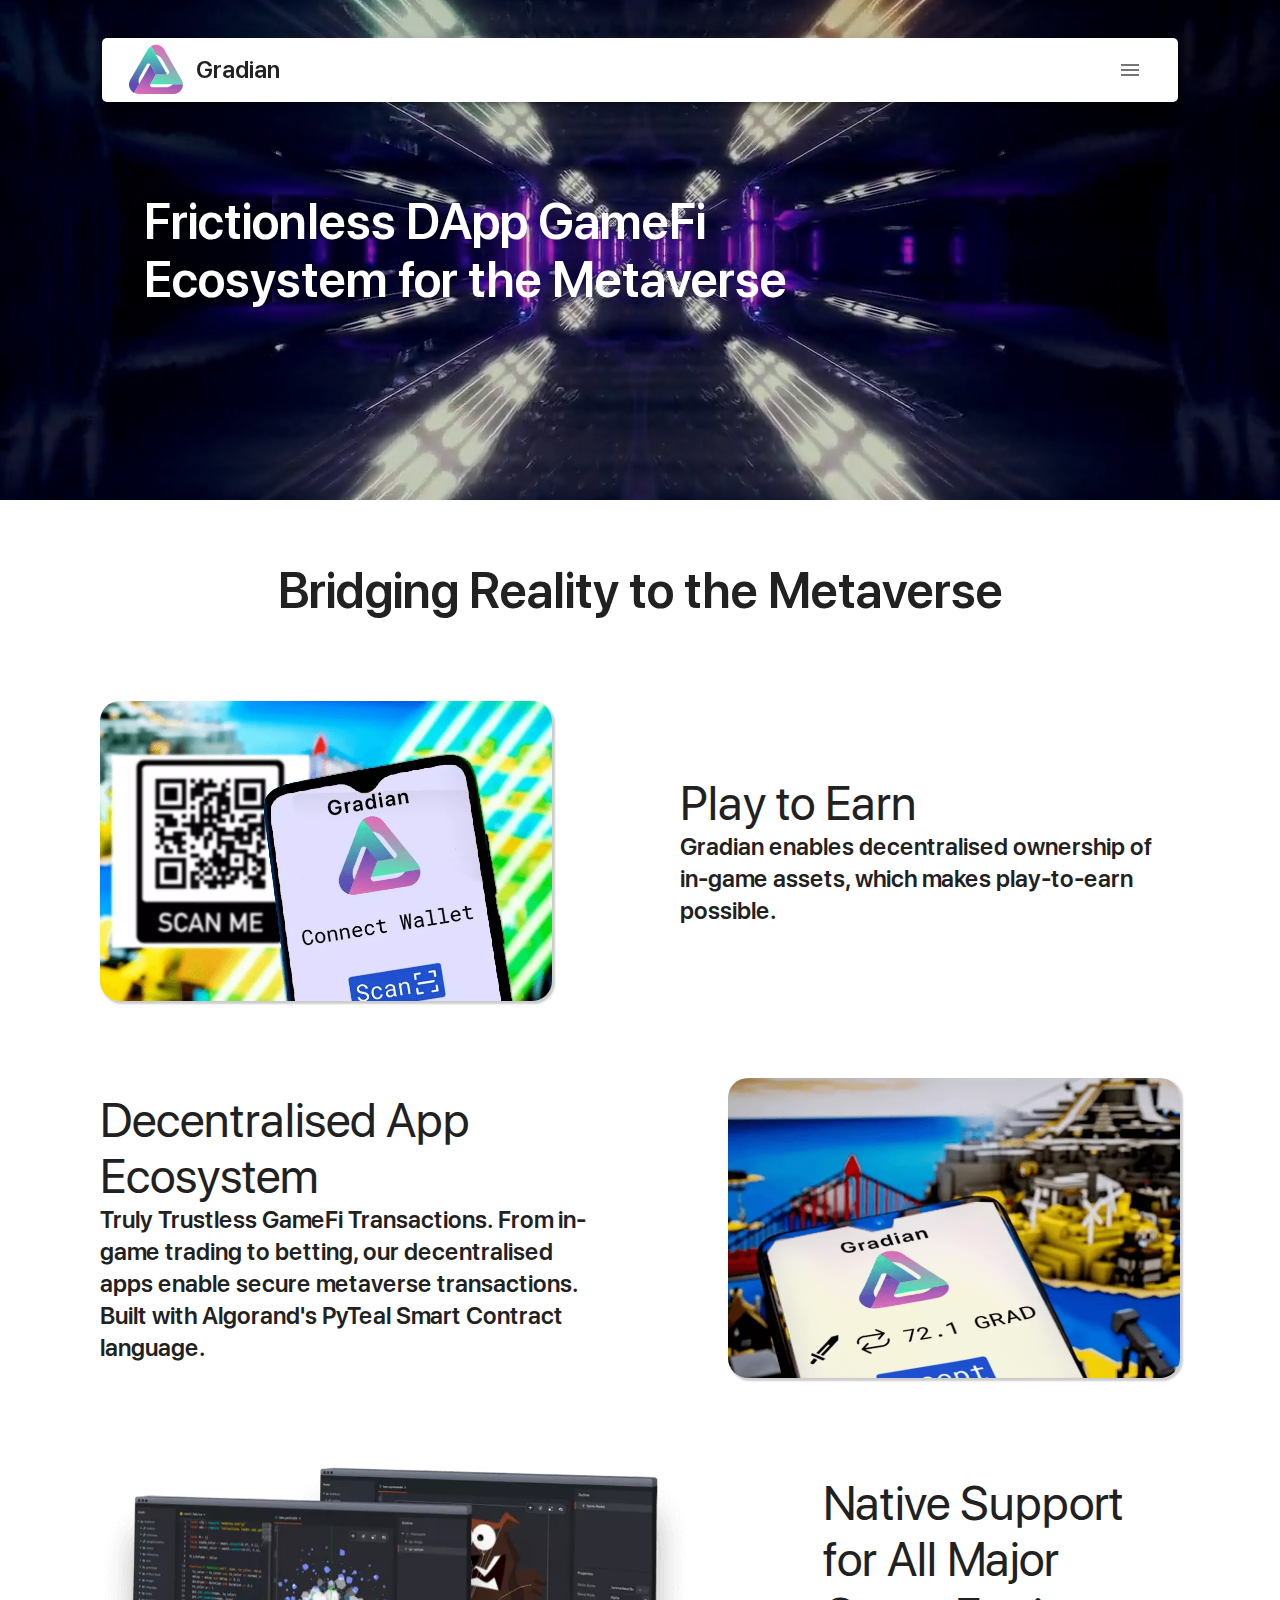
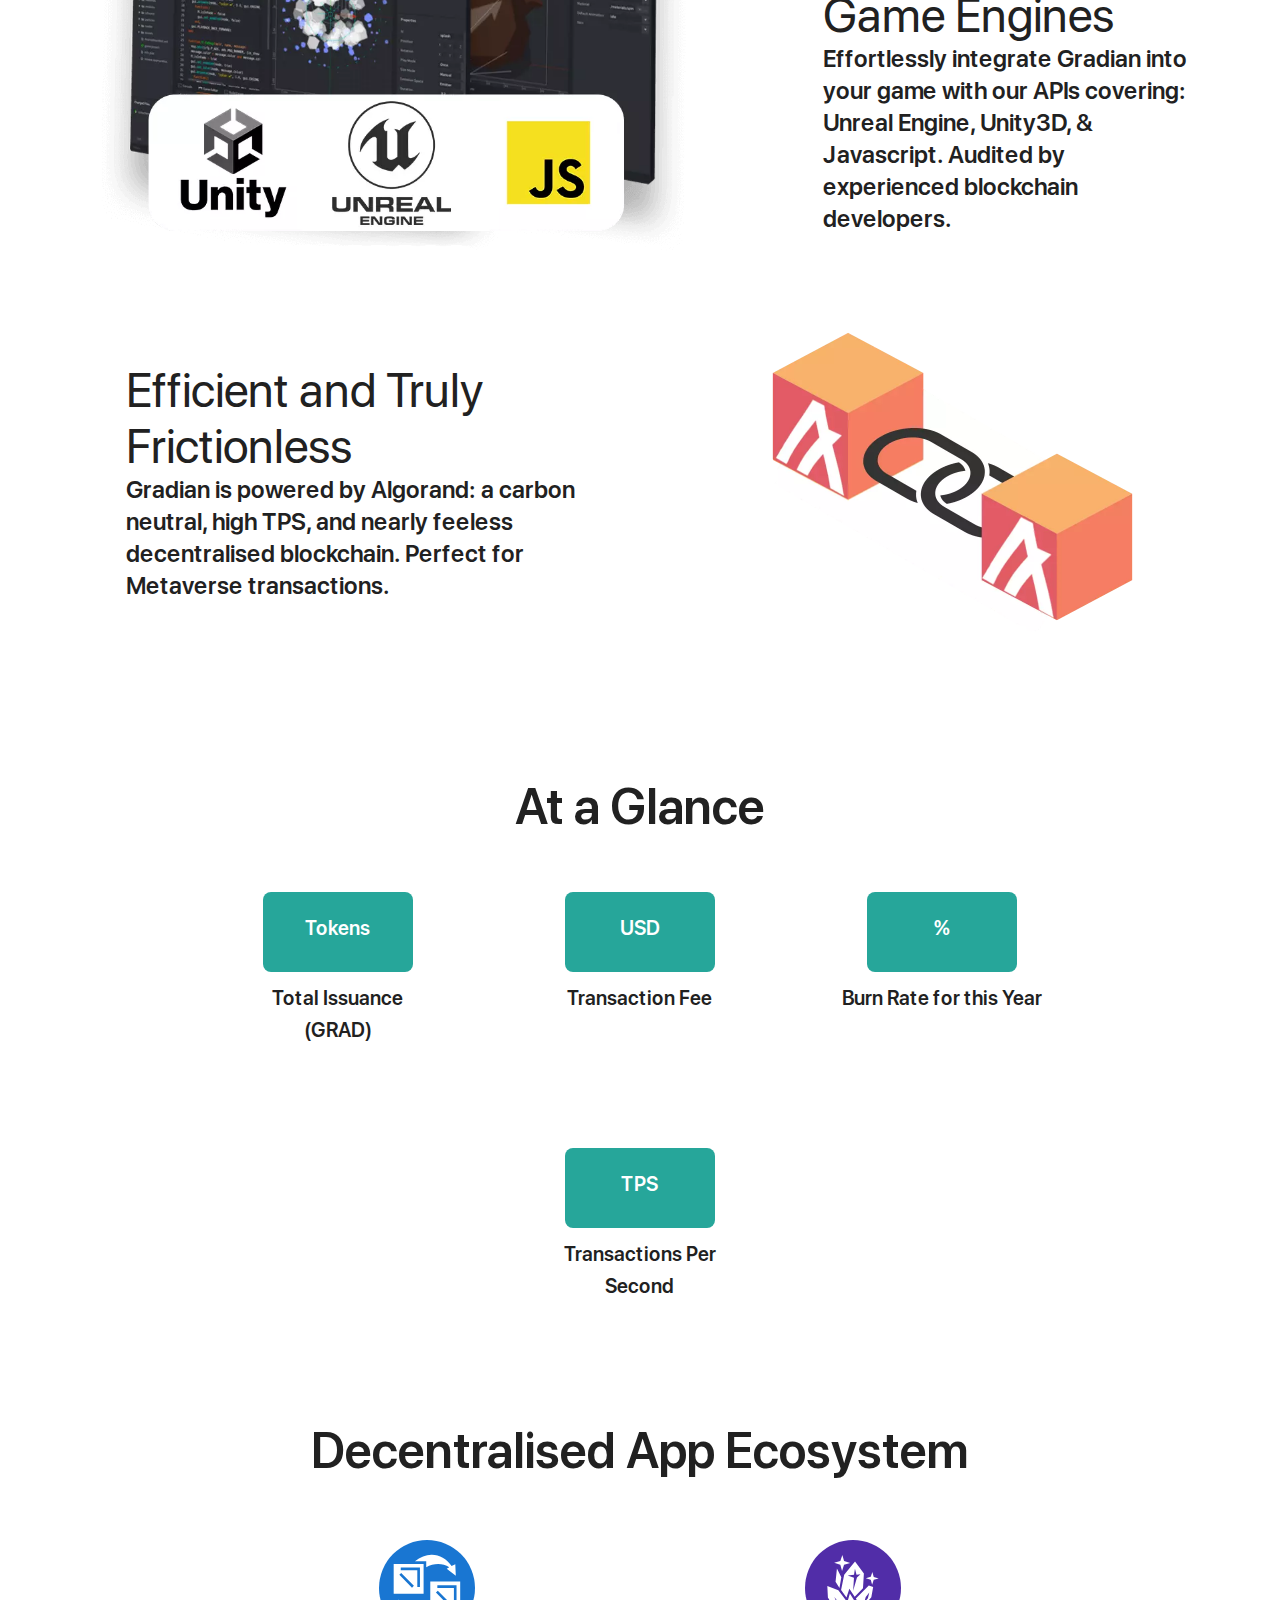
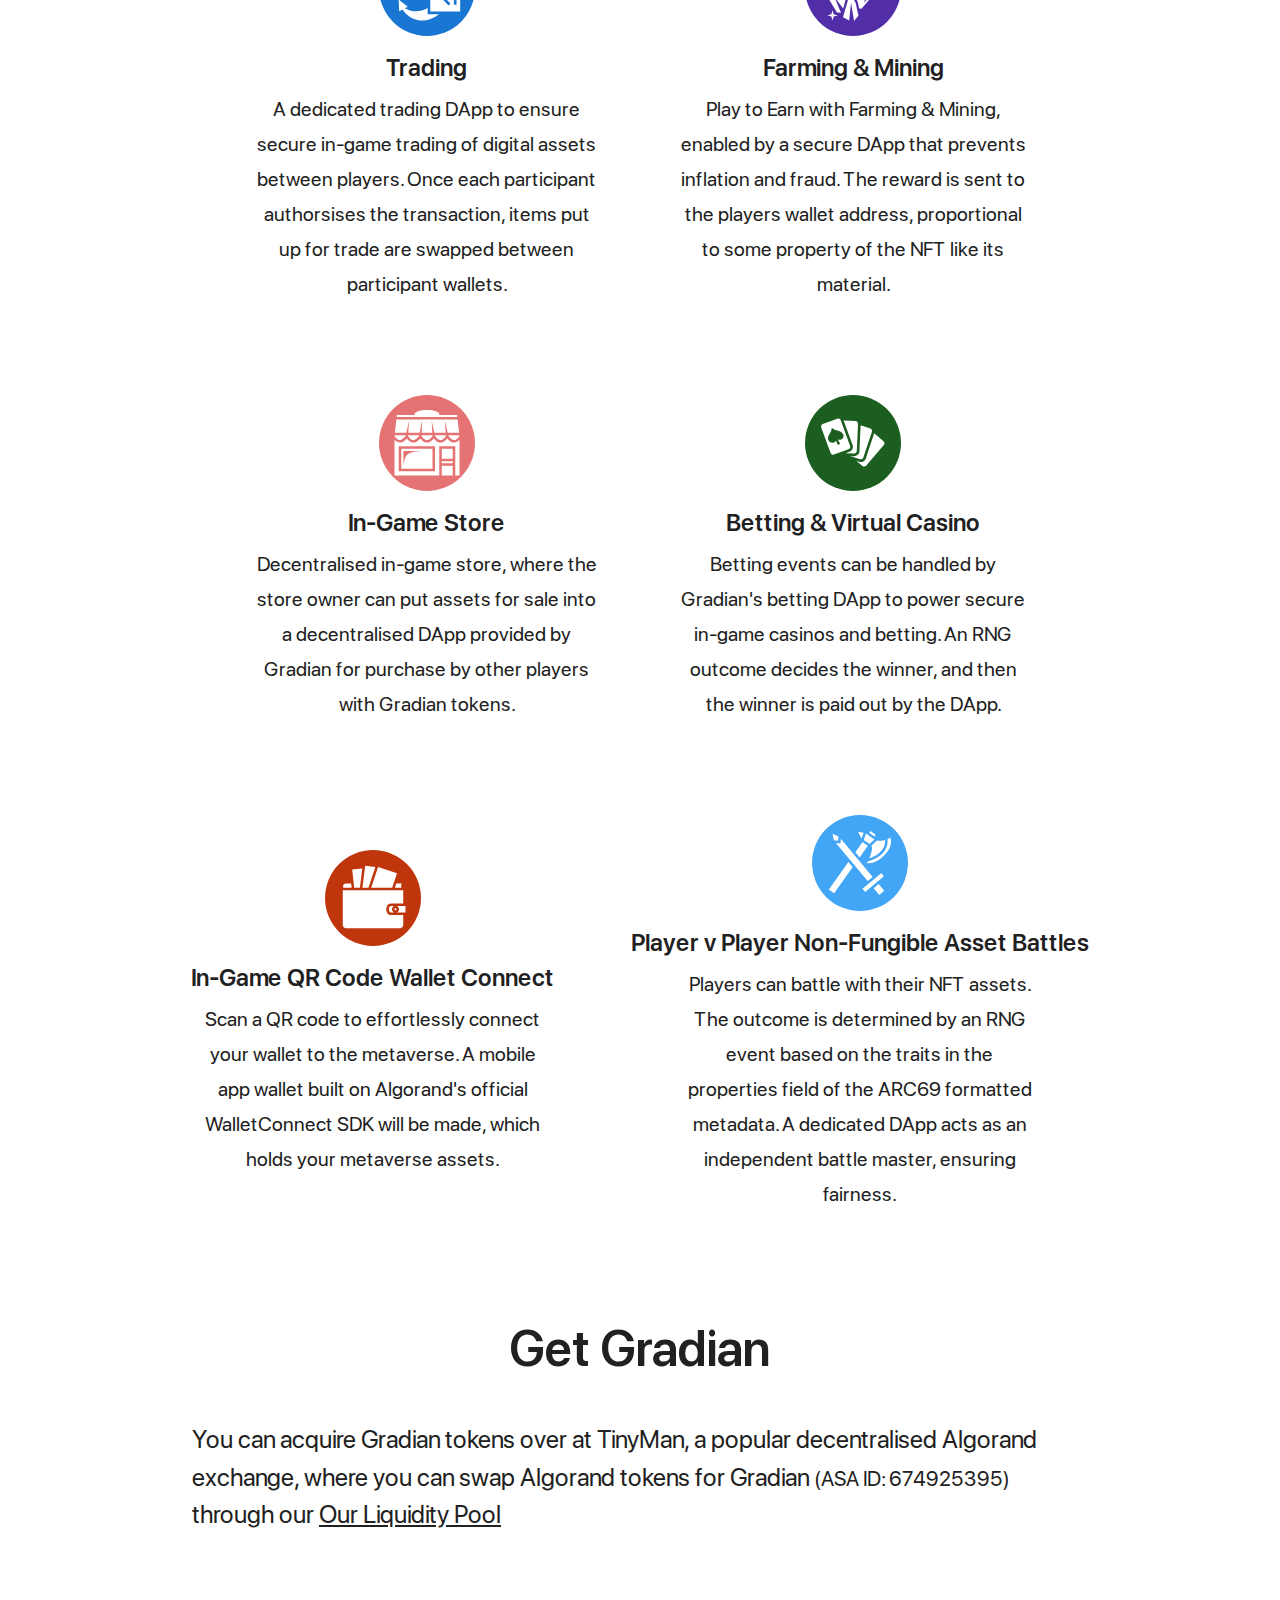
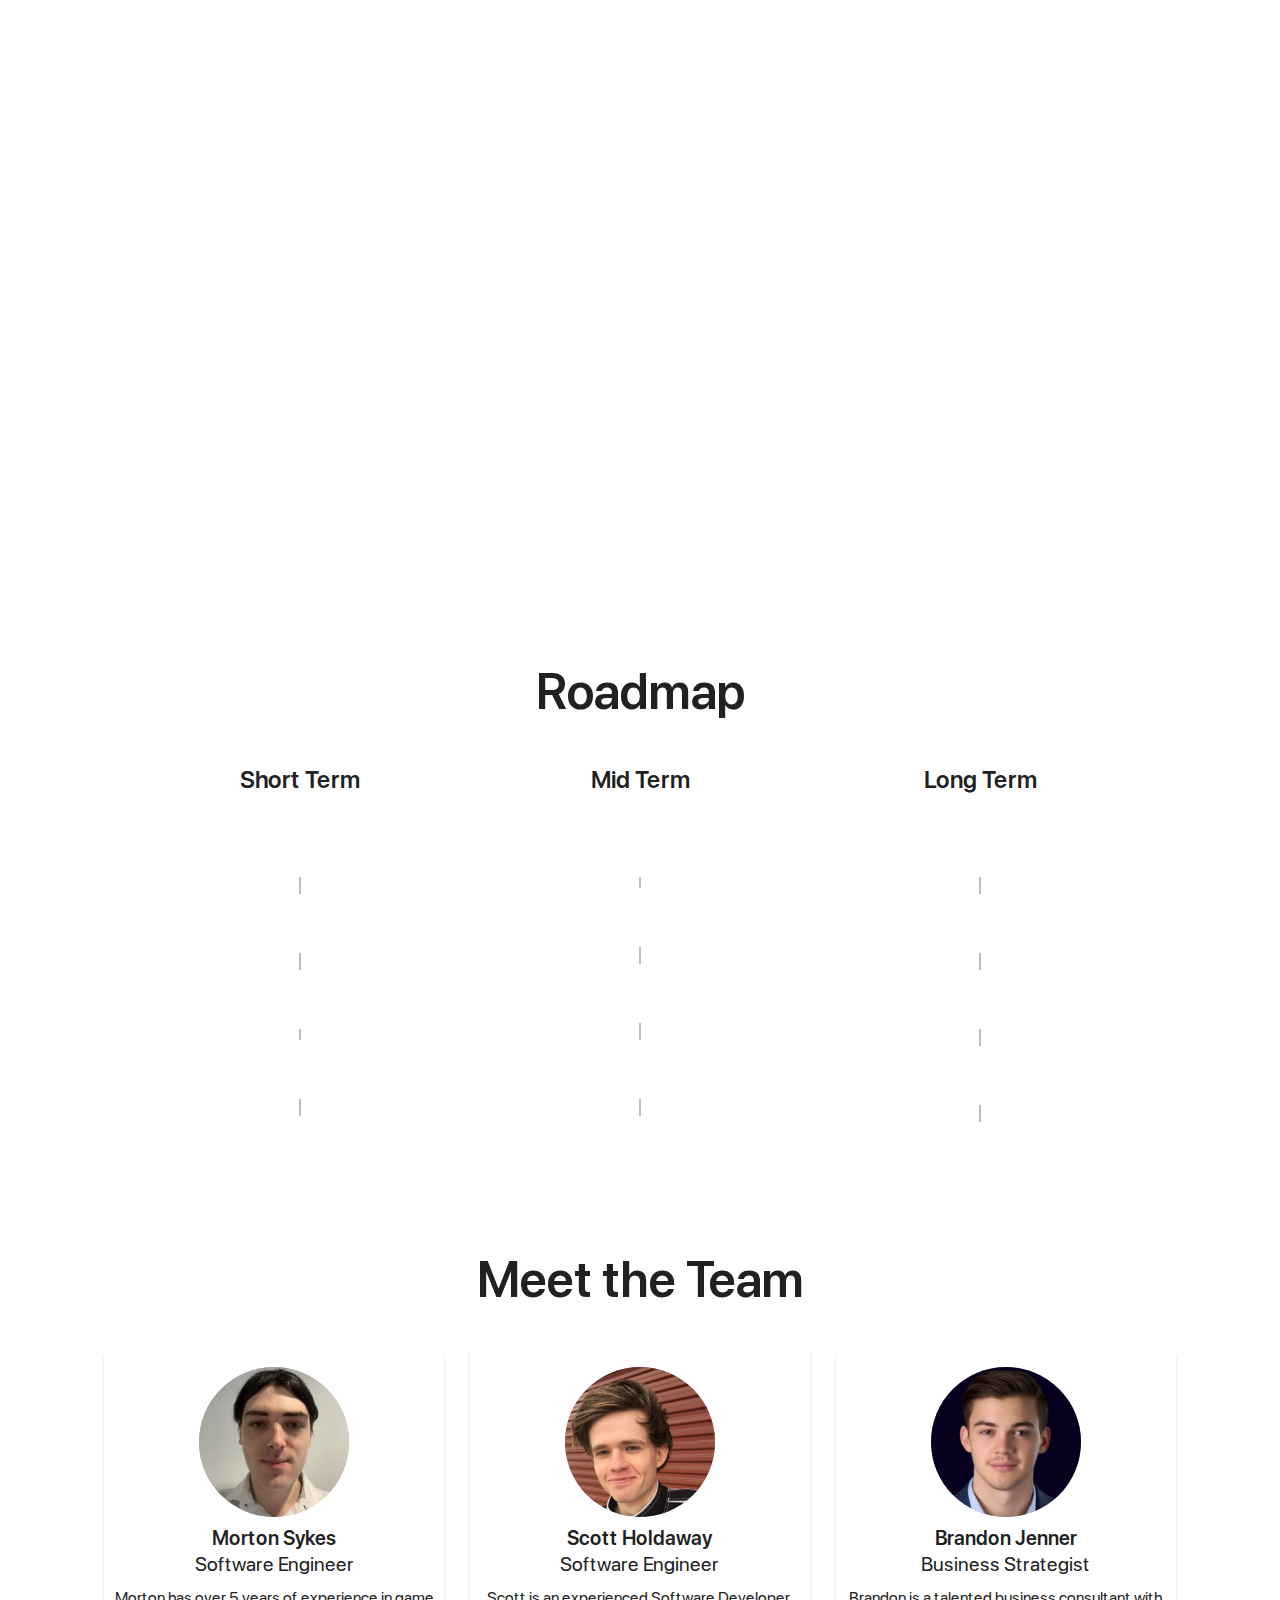
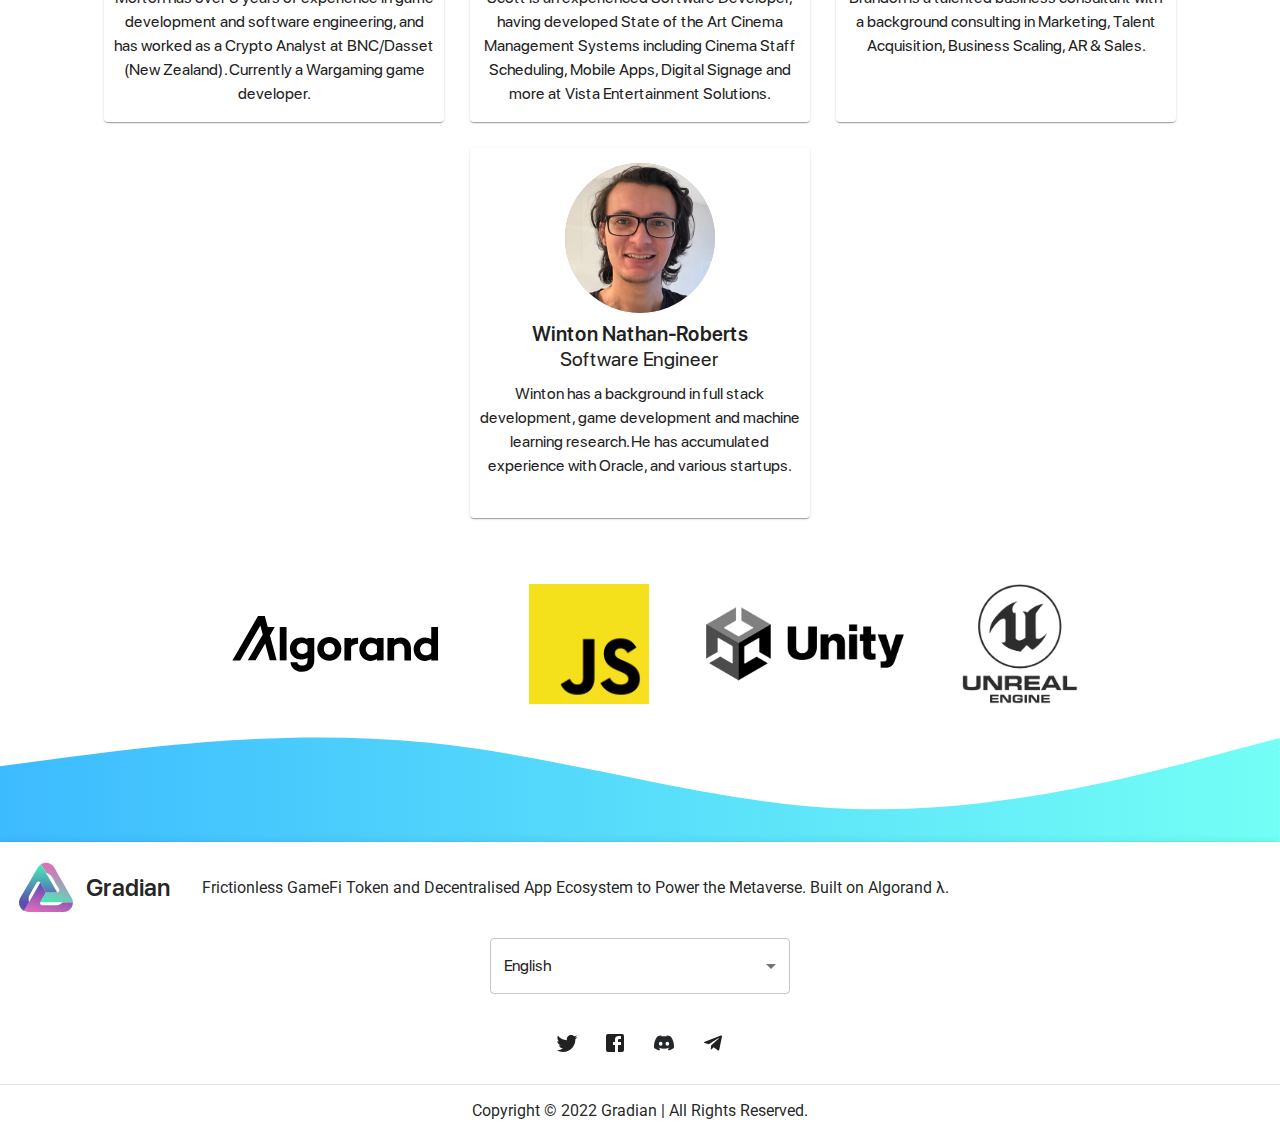
<file: 200.html>
<!doctype html><html lang="en"><head><meta charset="utf-8"/><link rel="icon" href="/favicon.ico"/><meta name="viewport" content="width=device-width,initial-scale=1"/><meta name="theme-color" content="#000000"/><meta name="description" content="Frictionless GameFi Token and Decentralised App Ecosystem to Power the Metaverse"/><link rel="apple-touch-icon" href="/logo192.webp"/><link rel="stylesheet" href="https://fonts.googleapis.com/css?family=Roboto:300,400,500,700&display=swap"/><link rel="manifest" href="/manifest.json"/><title>Gradian | Decentralized GameFi App Ecosystem for the Metaverse</title><meta name="title" content="Gradian | Decentralized App Ecosystem for the Metaverse"><meta name="description" content="Enabling Trustless GameFi Metaverse Transactions. From in-game trading to betting, our decentralised apps enable secure metaverse transactions. Built with Algorand's PyTeal Smart Contract language. Gradian enables decentralised ownership of in-game assets, which makes play-to-earn possible. Effortlessly integrate Gradian into your game with our APIs covering: Unreal Engine, Unity3D, & Javascript. Audited by experienced blockchain developers. Gradian is powered by Algorand: a carbon neutral, high TPS, and nearly feeless decentralised blockchain. Perfect for Metaverse transactions.
    "><meta property="og:type" content="website"><meta property="og:url" content="https://gradian.network/"><meta property="og:title" content="Gradian | Decentralized App Ecosystem for the Metaverse"><meta property="og:description" content="Enabling Trustless GameFi Metaverse Transactions. From in-game trading to betting, our decentralised apps enable secure metaverse transactions. Built with Algorand's PyTeal Smart Contract language. Gradian enables decentralised ownership of in-game assets, which makes play-to-earn possible. Effortlessly integrate Gradian into your game with our APIs covering: Unreal Engine, Unity3D, & Javascript. Audited by experienced blockchain developers. Gradian is powered by Algorand: a carbon neutral, high TPS, and nearly feeless decentralised blockchain. Perfect for Metaverse transactions.
    "><meta property="og:image" content="https://gradian.network/static/media/media2.c973f3a4654b80a7cc95.webp"><meta property="twitter:card" content="summary_large_image"><meta property="twitter:url" content="https://gradian.network/"><meta property="twitter:title" content="Gradian | Decentralized App Ecosystem for the Metaverse"><meta property="twitter:description" content="Enabling Trustless GameFi Metaverse Transactions. From in-game trading to betting, our decentralised apps enable secure metaverse transactions. Built with Algorand's PyTeal Smart Contract language. Gradian enables decentralised ownership of in-game assets, which makes play-to-earn possible. Effortlessly integrate Gradian into your game with our APIs covering: Unreal Engine, Unity3D, & Javascript. Audited by experienced blockchain developers. Gradian is powered by Algorand: a carbon neutral, high TPS, and nearly feeless decentralised blockchain. Perfect for Metaverse transactions.
    "><meta property="twitter:image" content="https://gradian.network/static/media/media2.c973f3a4654b80a7cc95.webp"><script defer="defer" src="/static/js/main.d99ec409.js"></script><link href="/static/css/main.77c09335.css" rel="stylesheet"></head><body><noscript>You need to enable JavaScript to run this app.</noscript><div id="root"></div></body></html>
</file>
<file: static/css/main.de61406a.css>
body{-webkit-font-smoothing:antialiased;-moz-osx-font-smoothing:grayscale;font-family:-apple-system,BlinkMacSystemFont,Segoe UI,Roboto,Oxygen,Ubuntu,Cantarell,Fira Sans,Droid Sans,Helvetica Neue,sans-serif;margin:0}code{font-family:source-code-pro,Menlo,Monaco,Consolas,Courier New,monospace}.App{text-align:center}.App-logo{pointer-events:none;width:50vmin}.wave{fill:url(#gradient);opacity:100%}.main{padding:20px 0;width:100%;z-index:100}.main,.section{align-items:center;display:flex;flex-direction:column;justify-content:center}.section{padding:40px 0;width:95%}.image-section{grid-gap:10vw;align-items:center;display:grid;flex-direction:column;gap:10vw;grid-template-columns:auto auto;justify-content:center;margin:3vw 0}.media-description{max-width:500px}.section-content{align-items:center;display:flex;flex-direction:column;justify-content:center;margin:2vw;width:90%}.appbar{justify-content:center;position:fixed;top:50px;z-index:100}.wave{margin-bottom:-40px;position:relative}img{max-width:90vw}.media-img{border-radius:20px;box-shadow:2px 2px 2px 1px rgba(0,0,0,.2);max-height:300px;max-width:100vw}.video-wrapper{padding-bottom:56.25%;position:relative;width:100%}iframe{aspect-ratio:16/9;height:auto;margin:20px 0;max-width:1000px;width:100%}.roadmap-container{grid-gap:40px;display:grid;gap:40px;grid-template-columns:repeat(auto-fit,minmax(auto,300px));justify-content:center;width:100%}@font-face{font-family:Slick;src:local("Slick"),url(/static/media/Slick.295183786cd8a1389865.woff) format("woff")}@font-face{font-display:swap;font-family:SFProDisplay;font-weight:1000;src:local("SFProDisplay"),local("SFProDisplay-Black"),url(/static/media/SFProDisplay-Black.214fc781a8c0c230a87b.woff2) format("woff2")}@font-face{font-display:swap;font-family:SFProDisplay;font-weight:800;src:local("SFProDisplay"),local("SFProDisplay-Bold"),url(/static/media/SFProDisplay-Bold.eec28c256a8edd789037.woff2) format("woff2")}@font-face{font-display:swap;font-family:SFProDisplay;font-weight:600;src:local("SFProDisplay"),local("SFProDisplay-Semibold"),url(/static/media/SFProDisplay-Semibold.c8af8b1e2cbb7f07bcfd.woff2) format("woff2")}@font-face{font-display:swap;font-family:SFProDisplay;font-weight:500;src:local("SFProDisplay"),local("SFProDisplay-Regular"),url(/static/media/SFProDisplay-Regular.136fe91d040982e81d29.woff2) format("woff2")}.menu-font,.menu-text{font-family:SFProDisplay}.menu-font{font-weight:800;text-transform:uppercase}.footer{z-index:100}.anchor,.footer{position:relative}.anchor{display:block;top:-100px;visibility:hidden}.feature{align-items:center;display:flex;flex-direction:column;justify-content:center;text-align:center}.icon{height:90%;padding:5px;width:90%}.feature-container{align-items:center;display:flex;flex-wrap:wrap;gap:6vw;justify-content:center}#videoContainer2{height:500px;overflow:hidden;position:relative;text-align:left;width:100vw;z-index:10}#videoContainer3{align-items:center;display:flex;height:100%;position:absolute;width:100%;z-index:10}#videoContainer:after{background:rgba(0,0,0,.2);bottom:0;content:"";left:0;position:absolute;right:0;top:0}#videoContainer{height:100%;position:absolute;width:100%;z-index:-1}#video{height:inherit;object-fit:cover;width:inherit}#slogan{color:#fff;font-weight:600;overflow:hidden;z-index:1}.timeline{width:100%}.timeline-container{align-items:center;flex-direction:column}.logostrip,.timeline-container{display:flex;justify-content:center}.logostrip{flex-wrap:wrap;gap:50px;justify-items:center;margin-bottom:25px;max-width:90vw}.logo{object-fit:contain}.stat-box{align-items:center;display:flex;flex-direction:column;gap:10px;justify-content:center;margin:1vw;text-align:center;width:200px}.stat-text{color:#fff}.stat-container{align-items:flex-start;flex-wrap:wrap;gap:6vw;width:100%}.stat-body,.stat-container{display:flex;justify-content:center}.stat-body{align-items:center;max-width:200px}
/*# sourceMappingURL=main.de61406a.css.map*/
</file>
<file: static/css/main.77c09335.css>
body{-webkit-font-smoothing:antialiased;-moz-osx-font-smoothing:grayscale;font-family:-apple-system,BlinkMacSystemFont,Segoe UI,Roboto,Oxygen,Ubuntu,Cantarell,Fira Sans,Droid Sans,Helvetica Neue,sans-serif;margin:0}code{font-family:source-code-pro,Menlo,Monaco,Consolas,Courier New,monospace}.App{text-align:center}.App-logo{pointer-events:none;width:50vmin}.wave{fill:url(#gradient);opacity:100%}.main{padding:20px 0;width:100%;z-index:100}.main,.section{align-items:center;display:flex;flex-direction:column;justify-content:center}.section{padding:40px 0;width:95%}.image-section{grid-gap:10vw;align-items:center;display:grid;flex-direction:column;gap:10vw;grid-template-columns:auto auto;justify-content:center;margin:3vw 0}.media-description{max-width:500px}.section-content{align-items:center;display:flex;flex-direction:column;justify-content:center;margin:2vw;width:90%}.appbar{justify-content:center;position:fixed;top:50px;z-index:100}.wave{margin-bottom:-40px;position:relative}img{max-width:90vw}.media-img{border-radius:20px;box-shadow:2px 2px 2px 1px rgba(0,0,0,.2);max-height:300px;max-width:100vw}.video-wrapper{padding-bottom:56.25%;position:relative;width:100%}iframe{aspect-ratio:16/9;height:auto;margin:20px 0;max-width:1000px;width:100%}.roadmap-container{grid-gap:40px;display:grid;gap:40px;grid-template-columns:repeat(auto-fit,minmax(auto,300px));justify-content:center;width:100%}@font-face{font-family:Slick;src:local("Slick"),url(/static/media/Slick.295183786cd8a1389865.woff) format("woff")}@font-face{font-display:swap;font-family:SFProDisplay;font-weight:1000;src:local("SFProDisplay"),local("SFProDisplay-Black"),url(/static/media/SFProDisplay-Black.214fc781a8c0c230a87b.woff2) format("woff2")}@font-face{font-display:swap;font-family:SFProDisplay;font-weight:800;src:local("SFProDisplay"),local("SFProDisplay-Bold"),url(/static/media/SFProDisplay-Bold.eec28c256a8edd789037.woff2) format("woff2")}@font-face{font-display:swap;font-family:SFProDisplay;font-weight:600;src:local("SFProDisplay"),local("SFProDisplay-Semibold"),url(/static/media/SFProDisplay-Semibold.c8af8b1e2cbb7f07bcfd.woff2) format("woff2")}@font-face{font-display:swap;font-family:SFProDisplay;font-weight:500;src:local("SFProDisplay"),local("SFProDisplay-Regular"),url(/static/media/SFProDisplay-Regular.136fe91d040982e81d29.woff2) format("woff2")}.menu-font,.menu-text{font-family:SFProDisplay}.menu-font{font-weight:800;text-transform:uppercase}.footer{z-index:100}.anchor,.footer{position:relative}.anchor{display:block;top:-100px;visibility:hidden}.feature{align-items:center;display:flex;flex-direction:column;justify-content:center;text-align:center}.icon{height:90%;padding:5px;width:90%}.feature-container{align-items:center;display:flex;flex-wrap:wrap;gap:6vw;justify-content:center}#videoContainer2{height:500px;overflow:hidden;position:relative;text-align:left;width:100vw;z-index:10}#videoContainer3{align-items:center;display:flex;height:100%;position:absolute;width:100%;z-index:10}#videoContainer:after{background:rgba(0,0,0,.2);bottom:0;content:"";left:0;position:absolute;right:0;top:0}#videoContainer{height:100%;position:absolute;width:100%;z-index:-1}#video{height:inherit;object-fit:cover;width:inherit}#slogan{color:#fff;font-weight:600;overflow:hidden;z-index:1}.timeline{width:100%}.stat-box,.timeline-container{align-items:center;display:flex;flex-direction:column;justify-content:center}.stat-box{gap:10px;margin:1vw;text-align:center;width:200px}.stat-text{color:#fff}.stat-container{align-items:flex-start;flex-wrap:wrap;gap:6vw;width:100%}.stat-body,.stat-container{display:flex;justify-content:center}.stat-body{align-items:center;max-width:200px}.logostrip{display:flex;flex-wrap:wrap;gap:50px;justify-content:center;justify-items:center;margin-bottom:25px;max-width:90vw}.logo{object-fit:contain}.personContainer{align-items:center;display:flex;flex-direction:column;gap:10px;justify-content:flex-start;max-width:340px;min-height:340px;padding:15px 0;width:100%}.person-img{width:150px}.team-container{align-items:center;display:flex;flex-wrap:wrap;gap:2vw;justify-content:center}
/*# sourceMappingURL=main.77c09335.css.map*/
</file>
